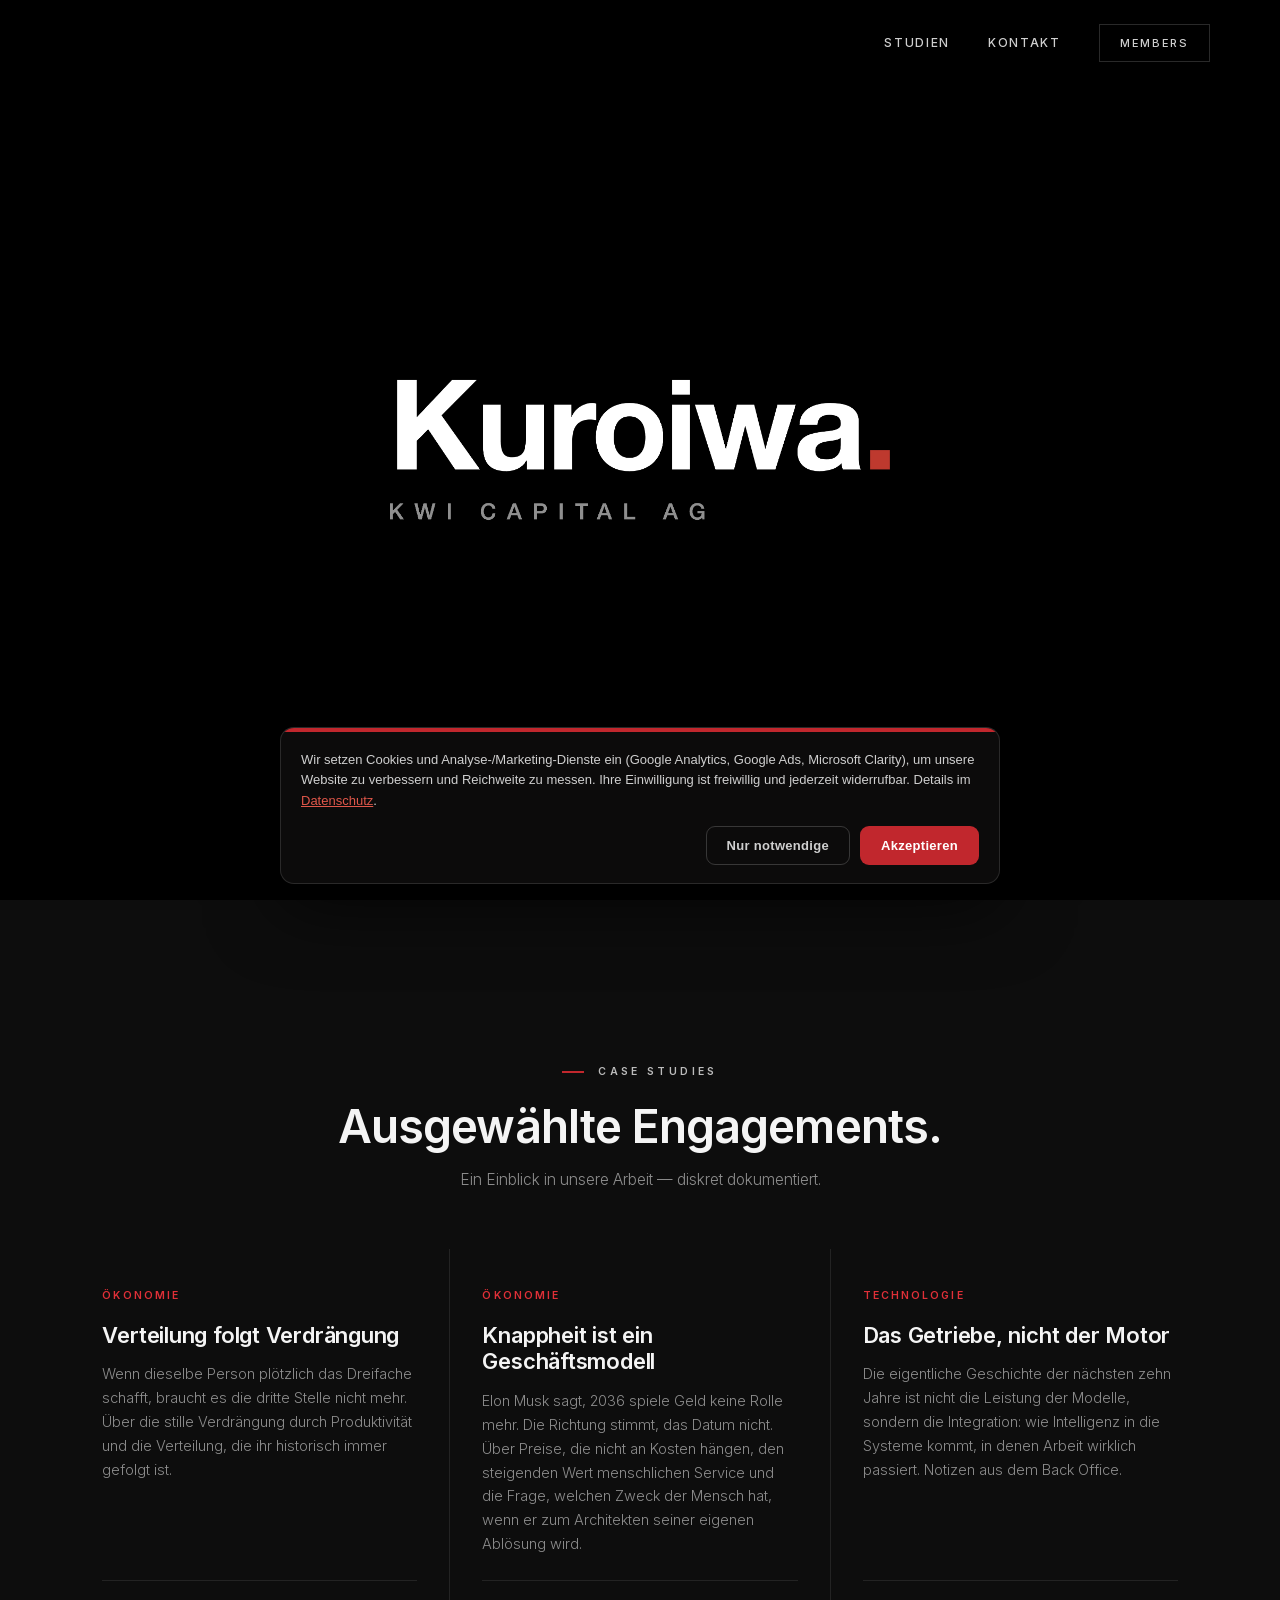
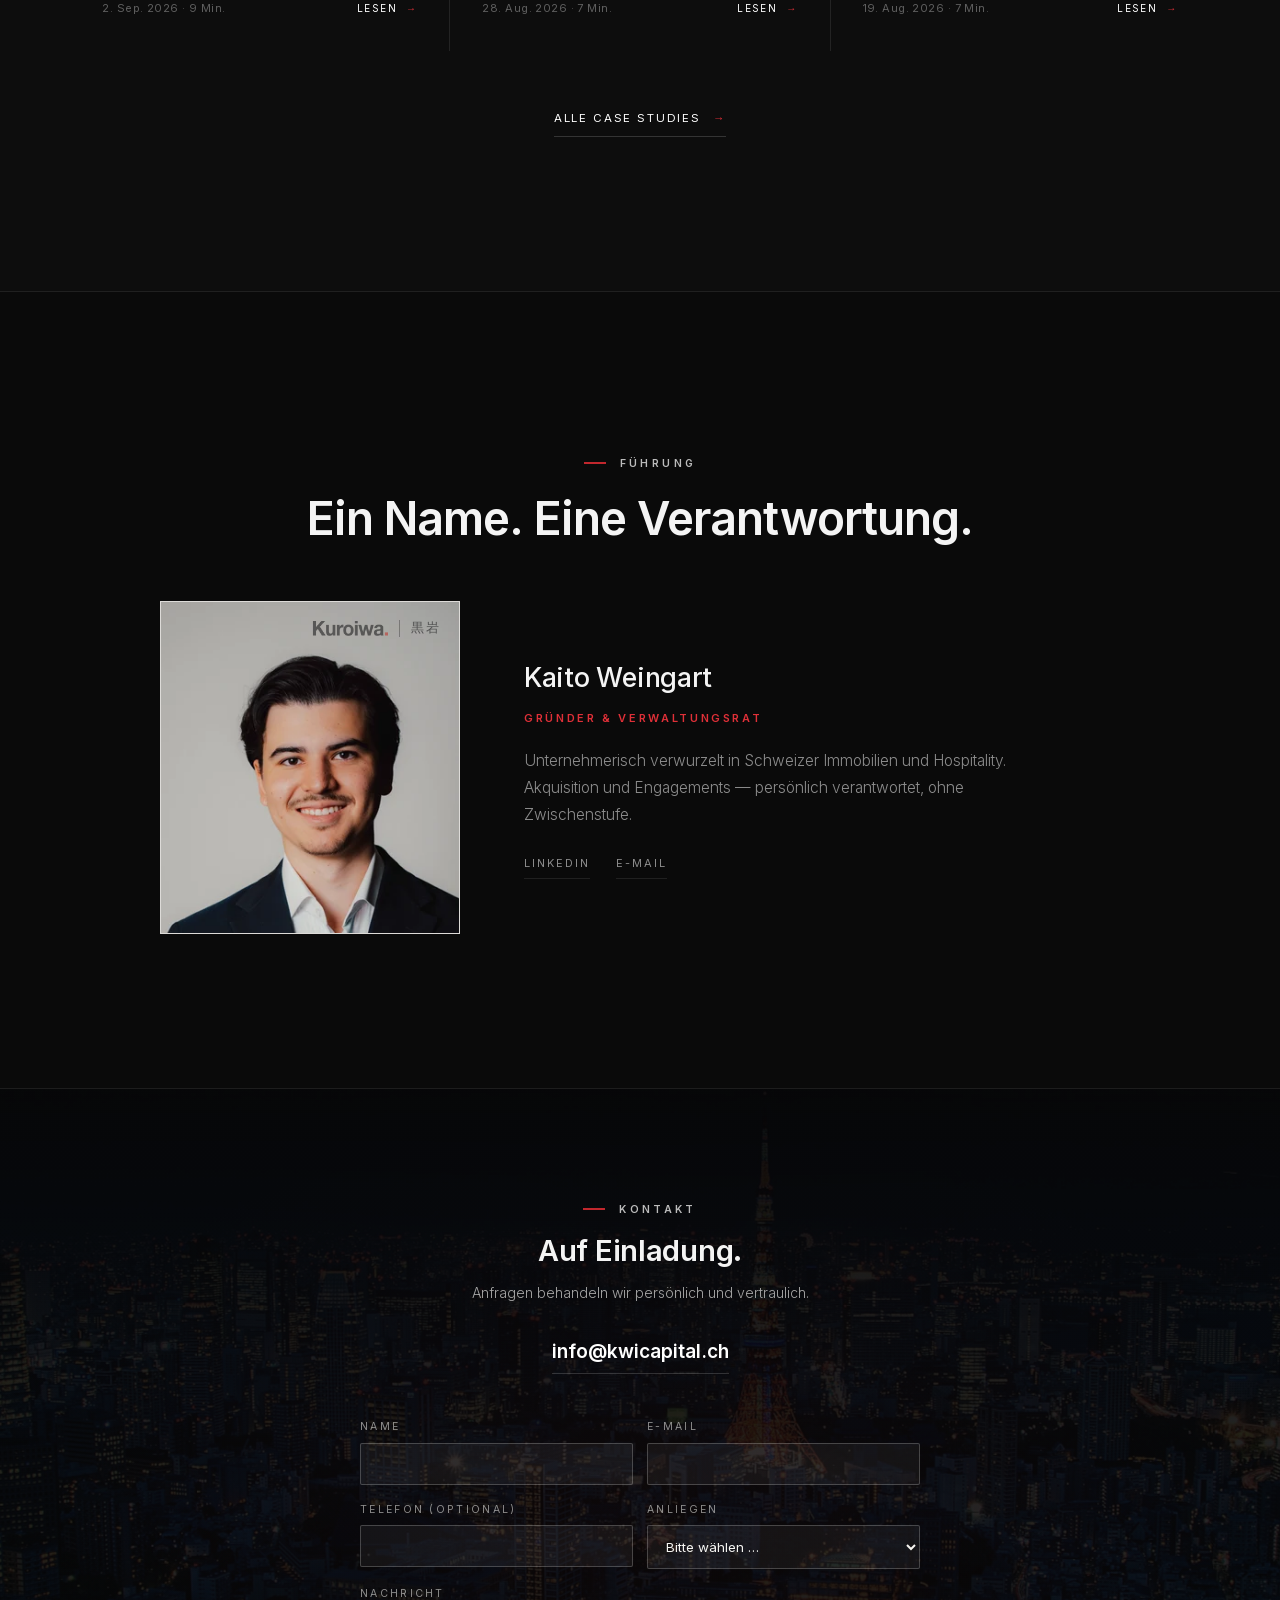
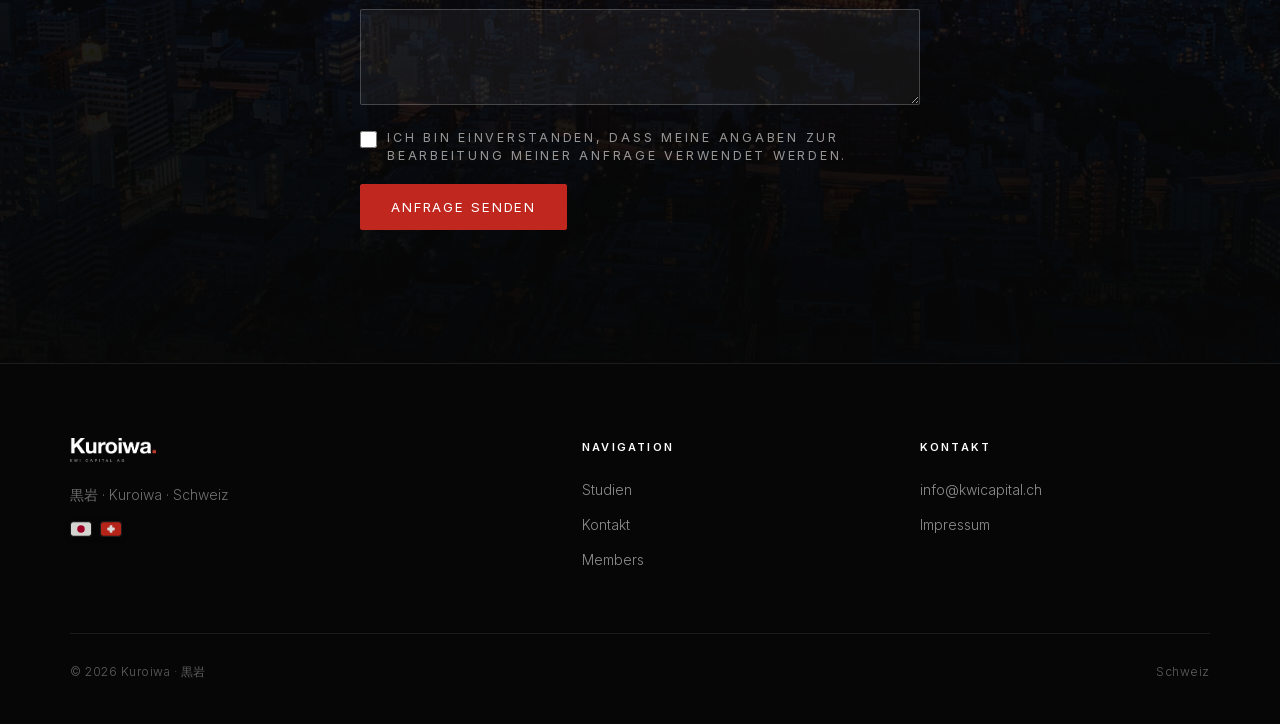
<file: index.html>
<!DOCTYPE html>
<html lang="de">
<head>
<!-- KWI-ANALYTICS: Google Consent Mode v2 (Default = verweigert bis Einwilligung) -->
<script>
window.dataLayer=window.dataLayer||[];function gtag(){dataLayer.push(arguments);}
gtag('consent','default',{ad_storage:'denied',ad_user_data:'denied',ad_personalization:'denied',analytics_storage:'denied',functionality_storage:'granted',security_storage:'granted',wait_for_update:500,region:['CH','GB','AT','BE','BG','HR','CY','CZ','DK','EE','FI','FR','DE','GR','HU','IE','IT','LV','LT','LU','MT','NL','PL','PT','RO','SK','SI','ES','SE','IS','LI','NO']});
gtag('consent','default',{ad_storage:'granted',ad_user_data:'granted',ad_personalization:'granted',analytics_storage:'granted',functionality_storage:'granted',security_storage:'granted'});
gtag('set','ads_data_redaction',true);gtag('set','url_passthrough',true);
</script>
<meta charset="utf-8">
<meta name="viewport" content="width=device-width,initial-scale=1">
<title>Kuroiwa — KWI Capital AG | Schweizerische Investment-Gesellschaft</title>
<meta name="description" content="Kuroiwa · KWI Capital AG, Freienbach SZ — eine unabhängige Schweizer Investment-Gesellschaft für Real Estate, Luxusgüter und Beteiligungen. Privates Kapital, mit Überzeugung investiert.">
<link rel="canonical" href="https://kwicapital.ch/">
<link rel="preload" as="image" href="assets/brand/hero.jpg?v=4" fetchpriority="high">
<meta name="theme-color" content="#0a0a0a">
<meta name="robots" content="index,follow">
<!-- Open Graph -->
<meta property="og:type" content="website">
<meta property="og:site_name" content="Kuroiwa · KWI Capital AG">
<meta property="og:locale" content="de_CH">
<meta property="og:title" content="Kuroiwa — KWI Capital AG | Schweizerische Investment-Gesellschaft">
<meta property="og:description" content="Eine unabhängige Schweizer Investment-Gesellschaft. Privates Kapital, mit Überzeugung investiert.">
<meta property="og:url" content="https://kwicapital.ch/">
<meta property="og:image" content="https://kwicapital.ch/assets/brand/og.png">
<meta property="og:image:width" content="1200">
<meta property="og:image:height" content="630">
<!-- Twitter -->
<meta name="twitter:card" content="summary_large_image">
<meta name="twitter:title" content="Kuroiwa — Schweizerische Investment-Gesellschaft">
<meta name="twitter:description" content="Eine unabhängige Schweizer Investment-Gesellschaft. Privates Kapital, mit Überzeugung investiert.">
<meta name="twitter:image" content="https://kwicapital.ch/assets/brand/og.png">
<!-- Structured data -->
<script type="application/ld+json">
{"@context":"https://schema.org","@type":"FinancialService","name":"KWI Capital AG","alternateName":["Kuroiwa","Kuroiwa · KWI Capital AG","Kuroiwa Real Estate","Kuroiwa Capital"],"url":"https://kwicapital.ch/","logo":"https://kwicapital.ch/assets/brand/kuroiwa-white.png","image":"https://kwicapital.ch/assets/brand/og.png","description":"Unabhängige Schweizer Investment-Gesellschaft für Real Estate, Luxusgüter und Beteiligungen. Privates Kapital, mit Überzeugung investiert.","knowsAbout":["Real Estate","Immobilien","Luxusgüter","Investments"],"founder":{"@type":"Person","name":"Kaito Weingart","sameAs":"https://www.linkedin.com/in/kaito-weingart-2890b820b"},"address":{"@type":"PostalAddress","streetAddress":"Schwerzistrasse 34","postalCode":"8807","addressLocality":"Freienbach","addressRegion":"Schwyz","addressCountry":"CH"},"areaServed":"CH","email":"info@kwicapital.ch","sameAs":["https://www.linkedin.com/company/kwicapital"]}
</script>
<link rel="stylesheet" href="assets/css/style.css">
<link rel="icon" href="/favicon.ico" sizes="any">
<link rel="icon" type="image/png" sizes="48x48" href="/assets/brand/favicon-48.png">
<link rel="icon" type="image/png" sizes="96x96" href="/assets/brand/favicon-96.png">
<link rel="icon" type="image/png" sizes="192x192" href="/assets/brand/favicon-192.png">
<link rel="apple-touch-icon" href="/assets/brand/apple-touch-icon.png">
<script src="https://js-de.sentry-cdn.com/5f4f6df38e203f23745c1d798cc544e8.min.js" crossorigin="anonymous"></script>
</head>
<body>

<!-- NAV -->
<nav class="nav">
  <a href="/"><img class="logo" src="assets/brand/kuroiwa-white.png" alt="Kuroiwa — KWI Capital AG"></a>
  <div class="nav-links">
    <a href="studien.html">Studien</a>
    <a href="#kontakt">Kontakt</a>
    <a href="admin.html" class="nav-cta">Members</a>
  </div>
  <div class="burger"><span></span><span></span><span></span></div>
</nav>

<!-- SLIDE 1 — INTRO (Logo auf Schwarz) -->
<header class="hero-intro" id="top">
  <img class="k-logo" src="assets/brand/kuroiwa-white.png" alt="Kuroiwa — KWI Capital AG">
  <div class="scrollcue"><span>Scrollen</span><span class="ln"></span></div>
</header>

<!-- CASE STUDIES -->
<section class="studies" id="cases">
  <div class="wrap">
    <div class="cases-head rv">
      <span class="eyebrow center">Case Studies</span>
      <h2>Ausgewählte Engagements.</h2>
      <p>Ein Einblick in unsere Arbeit — diskret dokumentiert.</p>
    </div>
    <div class="study-grid" id="studyGrid"></div>
    <div class="cases-more rv">
      <a href="studien.html" class="link-lux">Alle Case Studies <span class="arw">→</span></a>
    </div>
  </div>
</section>

<!-- FUEHRUNG -->
<section class="fuehrung" id="fuehrung">
  <div class="wrap">
    <div class="cases-head rv">
      <span class="eyebrow center">Führung</span>
      <h2>Ein Name. Eine Verantwortung.</h2>
    </div>
    <div class="lead-grid rv">
      <div class="lead-portrait">
        <picture>
          <source type="image/webp" srcset="assets/brand/kaito-324.webp 324w, assets/brand/kaito-648.webp 648w" sizes="(max-width: 720px) 280px, 300px">
          <img src="assets/brand/kaito-324.jpg" srcset="assets/brand/kaito-324.jpg 324w, assets/brand/kaito-648.jpg 648w" sizes="(max-width: 720px) 280px, 300px" width="324" height="360" loading="lazy" decoding="async" alt="Kaito Weingart, Gründer der KWI Capital AG">
        </picture>
        <span class="bild-marke" aria-hidden="true">
          <img src="assets/brand/kuroiwa-wort-ink.png" alt="" width="520" height="97">
          <span class="strich"></span><span class="kanji">黒岩</span>
        </span>
      </div>
      <div>
        <h3>Kaito Weingart</h3>
        <p class="role">Gründer &amp; Verwaltungsrat</p>
        <p class="bio">Unternehmerisch verwurzelt in Schweizer Immobilien und Hospitality. Akquisition und Engagements — persönlich verantwortet, ohne Zwischenstufe.</p>
        <div class="lead-links">
          <a href="https://www.linkedin.com/in/kaito-weingart-2890b820b" rel="noopener">LinkedIn</a>
          <a href="mailto:info@kwicapital.ch">E-Mail</a>
        </div>
      </div>
    </div>
  </div>
</section>

<!-- CTA -->
<section class="cta" id="kontakt">
  <img class="bg" src="assets/brand/hero.jpg?v=4" alt="" aria-hidden="true" loading="lazy" decoding="async">
  <div class="wrap">
    <span class="eyebrow center rv">Kontakt</span>
    <h2 class="rv">Auf Einladung.</h2>
    <p class="rv">Anfragen behandeln wir persönlich und vertraulich.</p>
    <a href="mailto:info@kwicapital.ch" class="mail rv">info@kwicapital.ch</a>

    <style>
      .kwi-lead { max-width: 560px; margin: 44px auto 0; text-align: left; }
      .kwi-lead label { display:block; font-size:10.5px; letter-spacing:.22em; text-transform:uppercase; color:rgba(246,245,242,.55); margin:0 0 7px; }
      .kwi-lead input, .kwi-lead select, .kwi-lead textarea { width:100%; background:rgba(246,245,242,.05); border:1px solid rgba(246,245,242,.22); color:#f6f5f2; font:15px/1.5 inherit; font-family:inherit; padding:12px 14px; border-radius:2px; outline:none; transition:border-color .2s; margin-bottom:16px; box-sizing:border-box; }
      .kwi-lead input:focus, .kwi-lead select:focus, .kwi-lead textarea:focus { border-color:#c0271f; }
      .kwi-lead select option { background:#141416; color:#f6f5f2; }
      .kwi-lead textarea { resize:vertical; min-height:96px; }
      .kwi-lead .zwei { display:grid; grid-template-columns:1fr 1fr; gap:14px; }
      @media (max-width:560px){ .kwi-lead .zwei { grid-template-columns:1fr; } }
      .kwi-lead .ok { display:flex; gap:10px; align-items:flex-start; font-size:12.5px; color:rgba(246,245,242,.6); line-height:1.5; margin-bottom:18px; }
      .kwi-lead .ok input { width:17px; height:17px; flex-shrink:0; accent-color:#c0271f; margin:2px 0 0; }
      .kwi-lead button { cursor:pointer; background:#c0271f; color:#fff; border:1px solid #c0271f; padding:14px 30px; font:600 13px/1 inherit; font-family:inherit; letter-spacing:.14em; text-transform:uppercase; border-radius:2px; transition:background .2s; }
      .kwi-lead button:hover { background:#a01f18; }
      .kwi-lead .status { font-size:14px; min-height:20px; margin:10px 0 0; }
      .kwi-lead .status.err { color:#ff8178; }
      .kwi-dank { display:none; max-width:480px; margin:52px auto 0; text-align:center; padding:44px 36px; border:1px solid rgba(246,245,242,.14); background:rgba(246,245,242,.03); }
      .kwi-dank.zeig { display:block; }
      .kwi-dank .kd-check { width:46px; height:46px; margin:0 auto 20px; border:1.5px solid #c0271f; border-radius:50%; color:#c0271f; font-size:20px; line-height:46px; }
      .kwi-dank h3 { margin:0 0 10px; font-size:24px; letter-spacing:.01em; color:#f6f5f2; }
      .kwi-dank p { margin:0; font-size:15px; color:rgba(246,245,242,.7); line-height:1.6; }
      .kwi-dank .kd-sub { margin-top:16px; padding-top:16px; border-top:1px solid rgba(246,245,242,.1); font-size:12.5px; color:rgba(246,245,242,.45); letter-spacing:.04em; }
      .kwi-hp { position:absolute; left:-9999px; }
    </style>
    <form class="kwi-lead rv" id="kwiLead" novalidate>
      <input type="text" name="_gotcha" class="kwi-hp" tabindex="-1" autocomplete="off" aria-hidden="true">
      <div class="zwei">
        <div><label for="kl-name">Name</label><input id="kl-name" name="name" type="text" autocomplete="name" required></div>
        <div><label for="kl-mail">E-Mail</label><input id="kl-mail" name="email" type="email" autocomplete="email" required></div>
      </div>
      <div class="zwei">
        <div><label for="kl-tel">Telefon (optional)</label><input id="kl-tel" name="telefon" type="tel" autocomplete="tel"></div>
        <div><label for="kl-anliegen">Anliegen</label><select id="kl-anliegen" name="anliegen" required>
          <option value="">Bitte wählen …</option><option>Beteiligung</option><option>Immobilien</option><option>Finanzierung</option><option>Anderes</option>
        </select></div>
      </div>
      <label for="kl-msg">Nachricht</label><textarea id="kl-msg" name="nachricht" required></textarea>
      <label class="ok"><input type="checkbox" name="einwilligung" required value="ja"><span>Ich bin einverstanden, dass meine Angaben zur Bearbeitung meiner Anfrage verwendet werden.</span></label>
      <button type="submit">Anfrage senden</button>
      <p class="status" id="kwiStatus" role="status" aria-live="polite"></p>
    </form>
    <div class="kwi-dank" id="kwiDank">
      <div class="kd-check">&#10003;</div>
      <h3>Danke für Ihre Anfrage.</h3>
      <p>Wir melden uns zeitnah bei Ihnen.</p>
      <p class="kd-sub">Eine Bestätigung wurde an Ihre E-Mail-Adresse gesendet.</p>
    </div>
    <script>
    (function(){
      var EP = 'https://script.google.com/macros/s/AKfycbymkMpIEbcoW9rb1I5Gh41MIJLAxWE8_gxH4I-no3Gv1EeRDpSPRKZDP80ACnvisbRn/exec';
      var f = document.getElementById('kwiLead'), st = document.getElementById('kwiStatus');
      function fertig(){ f.style.display='none'; document.getElementById('kwiDank').classList.add('zeig'); if (window.dataLayer) window.dataLayer.push({ event:'generate_lead', method:'kontaktformular' }); }
      f.addEventListener('submit', async function(e){
        e.preventDefault();
        if (!f.checkValidity()) { f.reportValidity(); return; }
        st.className = 'status'; st.textContent = 'Wird gesendet …';
        var daten = new URLSearchParams(new FormData(f));
        try {
          var res = await fetch(EP, { method:'POST', body:daten });
          var a = await res.json().catch(function(){ return {}; });
          if (res.ok && a.ok !== false) fertig();
          else { st.className='status err'; st.textContent='Senden fehlgeschlagen — bitte direkt an info@kwicapital.ch.'; }
        } catch(err){
          try { await fetch(EP, { method:'POST', body:daten, mode:'no-cors' }); fertig(); }
          catch(e2){ st.className='status err'; st.textContent='Netzwerkfehler — bitte direkt an info@kwicapital.ch.'; }
        }
      });
    })();
    </script>
  </div>
</section>

<!-- FOOTER -->
<footer class="footer">
  <div class="wrap">
    <div class="top">
      <div>
        <img class="logo" src="assets/brand/kuroiwa-white.png" alt="Kuroiwa">
        <p class="desc">黒岩 · Kuroiwa · Schweiz</p>
        <div class="flags" style="margin-top:14px" title="Japan × Schweiz">
          <span class="fl"><svg width="20" height="14" viewBox="0 0 30 20"><rect width="30" height="20" rx="3" fill="#FAF9F6"/><circle cx="15" cy="10" r="5.6" fill="#BC002D"/></svg></span>
          <span class="fl"><svg width="20" height="14" viewBox="0 0 30 20"><rect width="30" height="20" rx="3" fill="#D52B1E"/><rect x="12.9" y="4.5" width="4.2" height="11" rx="1" fill="#fff"/><rect x="9.5" y="7.9" width="11" height="4.2" rx="1" fill="#fff"/></svg></span>
        </div>
      </div>
      <div>
        <h5>Navigation</h5>
        <a href="studien.html">Studien</a>
        <a href="#kontakt">Kontakt</a>
        <a href="admin.html">Members</a>
      </div>
      <div>
        <h5>Kontakt</h5>
        <a href="mailto:info@kwicapital.ch">info@kwicapital.ch</a>
        <a href="impressum.html">Impressum</a>
      </div>
    </div>
    <div class="bottom">
      <span>© 2026 Kuroiwa · 黒岩</span>
      <span>Schweiz</span>
    </div>
  </div>
</footer>

<script src="assets/js/site.js"></script>
<script>
  renderStudies('#studyGrid', null, 3);
  window.addEventListener('load', ()=> setTimeout(()=> document.getElementById('pre')?.classList.add('done'), 600));
  setTimeout(()=> document.getElementById('pre')?.classList.add('done'), 2400);
</script>
<!-- KWI-ANALYTICS -->
<noscript><iframe src="https://www.googletagmanager.com/ns.html?id=GTM-KFHC6SKX" height="0" width="0" style="display:none;visibility:hidden" title="gtm"></iframe></noscript>
<script src="/assets/js/kwi-analytics.js" defer></script>
</body>
</html>
</file>
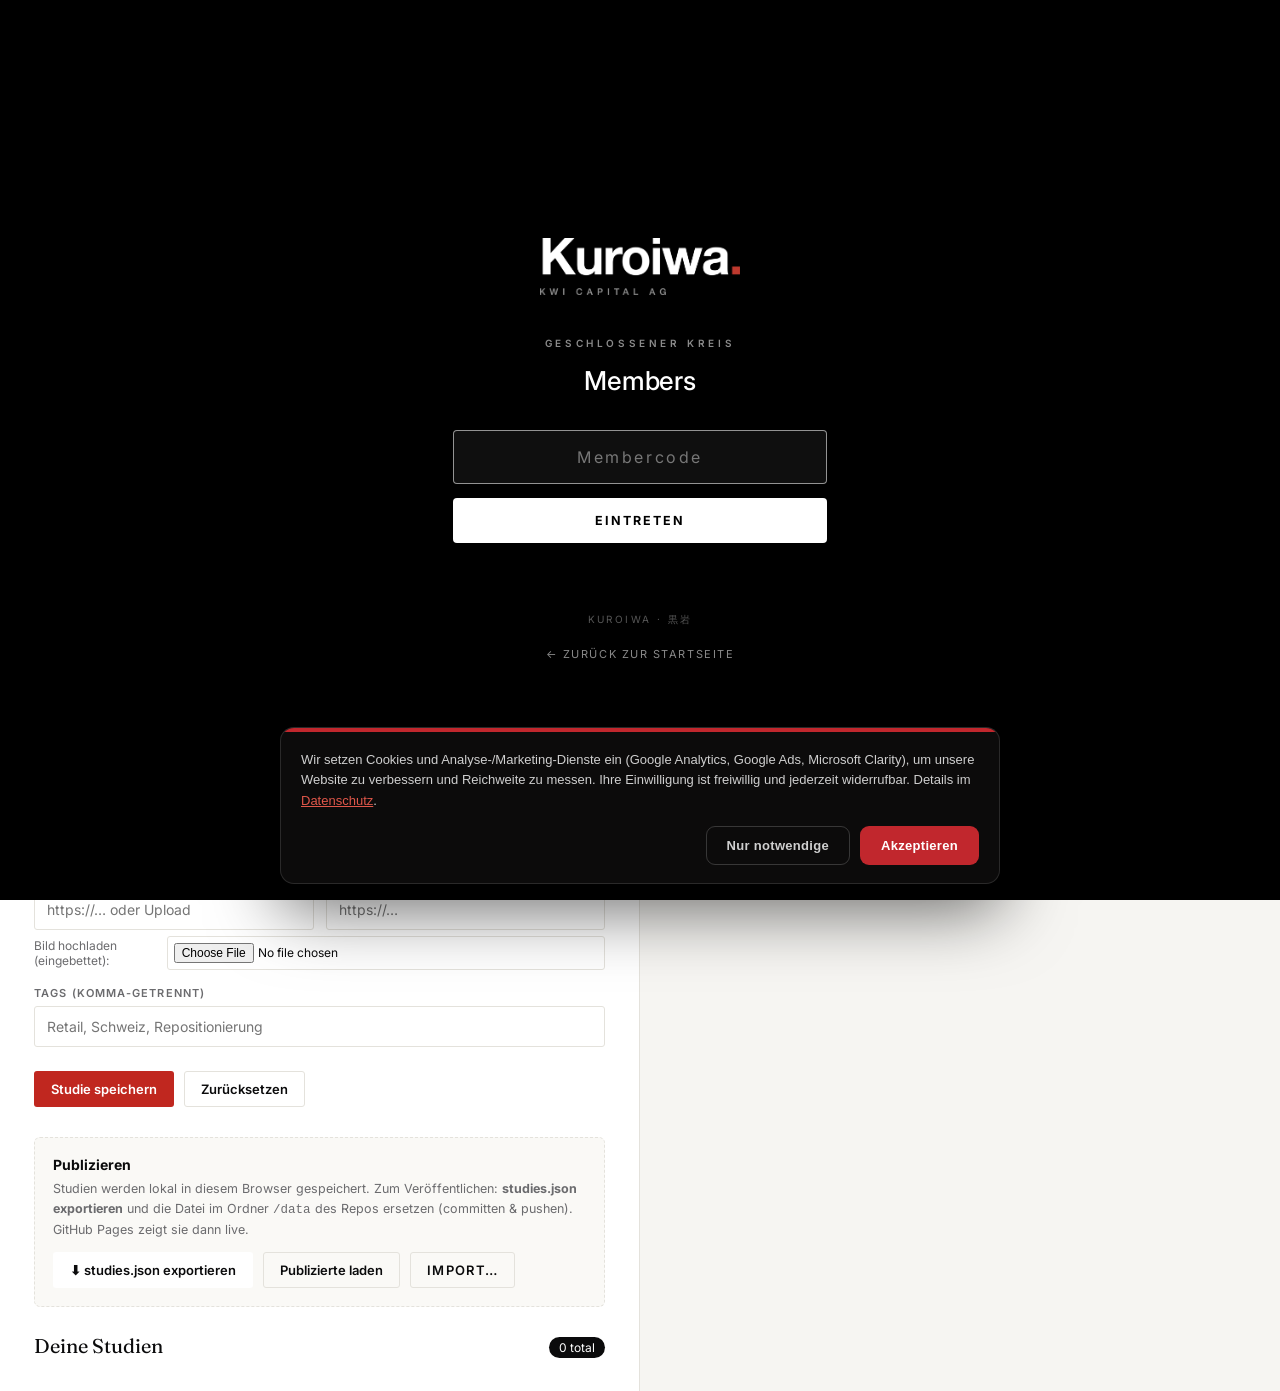
<file: admin.html>
<!DOCTYPE html>
<html lang="de">
<head>
<!-- KWI-ANALYTICS: Google Consent Mode v2 (Default = verweigert bis Einwilligung) -->
<script>
window.dataLayer=window.dataLayer||[];function gtag(){dataLayer.push(arguments);}
gtag('consent','default',{ad_storage:'denied',ad_user_data:'denied',ad_personalization:'denied',analytics_storage:'denied',functionality_storage:'granted',security_storage:'granted',wait_for_update:500,region:['CH','GB','AT','BE','BG','HR','CY','CZ','DK','EE','FI','FR','DE','GR','HU','IE','IT','LV','LT','LU','MT','NL','PL','PT','RO','SK','SI','ES','SE','IS','LI','NO']});
gtag('consent','default',{ad_storage:'granted',ad_user_data:'granted',ad_personalization:'granted',analytics_storage:'granted',functionality_storage:'granted',security_storage:'granted'});
gtag('set','ads_data_redaction',true);gtag('set','url_passthrough',true);
</script>
<meta charset="utf-8">
<meta name="viewport" content="width=device-width,initial-scale=1">
<title>Kuroiwa Members — KWI Capital</title>
<meta name="robots" content="noindex,nofollow">
<meta name="theme-color" content="#0a0a0a">
<link rel="preconnect" href="https://fonts.googleapis.com">
<link rel="stylesheet" href="https://fonts.googleapis.com/css2?family=Inter:wght@400;500;600;700;800&family=Fraunces:opsz,wght@9..144,300;9..144,400&display=swap">
<link rel="icon" href="/favicon.ico" sizes="any">
<link rel="icon" type="image/png" sizes="48x48" href="/assets/brand/favicon-48.png">
<link rel="icon" type="image/png" sizes="96x96" href="/assets/brand/favicon-96.png">
<link rel="icon" type="image/png" sizes="192x192" href="/assets/brand/favicon-192.png">
<link rel="apple-touch-icon" href="/assets/brand/apple-touch-icon.png">
<style>
:root{--ink:#0b0b0c;--paper:#f6f5f2;--red:#c0271f;--grey:#6b6b6e;--line:#e4e2dc;--white:#fff}
*{box-sizing:border-box;margin:0;padding:0}
body{font-family:'Inter',sans-serif;background:var(--paper);color:var(--ink)}
/* ===== Member-Gate (luxuriöser Zugang) ===== */
#gate{position:fixed;inset:0;z-index:1000;background:#000;display:flex;align-items:center;justify-content:center;color:#fff;transition:opacity .6s ease,visibility .6s}
#gate.out{opacity:0;visibility:hidden}
.gate-inner{position:relative;text-align:center;max-width:430px;width:100%;padding:28px}
.gate-logo{width:200px;max-width:60vw;margin:0 auto 42px;display:block}
.gate-eyebrow{font-size:10px;letter-spacing:.36em;text-transform:uppercase;color:#8a8a8a;margin-bottom:16px;font-weight:600}
.gate-h{font-weight:500;font-size:26px;letter-spacing:-.01em;margin-bottom:34px;color:#fff}
#gateForm{display:flex;flex-direction:column;gap:14px}
#gateCode{width:100%;background:rgba(255,255,255,.04);border:1px solid rgba(255,255,255,.16);border-radius:4px;padding:16px 18px;color:#fff;font-size:16px;letter-spacing:.28em;text-align:center;font-family:inherit}
#gateCode::placeholder{color:#777;letter-spacing:.16em}
#gateCode:focus{outline:none;border-color:rgba(255,255,255,.55);background:rgba(255,255,255,.06)}
#gateForm button{background:#fff;color:#000;border:none;border-radius:4px;padding:15px;font-size:12.5px;letter-spacing:.16em;text-transform:uppercase;font-weight:700;cursor:pointer;transition:.3s;font-family:inherit}
#gateForm button:hover{background:#dcdcdc}
.gate-err{color:#bdbdbd;font-size:12.5px;margin-top:14px;min-height:16px;opacity:0;transition:.25s}
.gate-err.show{opacity:1}
#gate.shake .gate-inner{animation:shk .4s}
@keyframes shk{0%,100%{transform:translateX(0)}20%,60%{transform:translateX(-8px)}40%,80%{transform:translateX(8px)}}
.gate-foot{margin-top:40px;font-size:10px;color:#555;letter-spacing:.24em;text-transform:uppercase}
.gate-back{display:inline-block;margin-top:20px;color:#888;font-size:11px;letter-spacing:.14em;text-transform:uppercase;transition:.3s}
.gate-back:hover{color:#fff}
a{color:inherit;text-decoration:none}
.muted{color:var(--grey)}
/* header */
.top{position:sticky;top:0;z-index:20;background:rgba(11,11,12,.94);backdrop-filter:blur(12px);color:#fff;display:flex;align-items:center;justify-content:space-between;padding:14px 26px}
.top .brand{display:flex;align-items:center;gap:14px}
.wm{font-weight:800;letter-spacing:-.02em;font-size:20px}.wm .dot{color:var(--red)}
.top .kanji{font-family:'Fraunces',serif;color:var(--red);font-size:20px}
.top .st{font-size:12px;color:#bdbcb9;letter-spacing:.16em;text-transform:uppercase}
.top .actions{display:flex;gap:10px;align-items:center}
.btn{font-family:inherit;font-size:13px;font-weight:600;padding:9px 16px;border-radius:3px;border:1px solid transparent;cursor:pointer;transition:.25s;background:var(--red);color:#fff}
.btn:hover{background:#9c1f18}
.btn.ghost{background:transparent;border-color:rgba(255,255,255,.3);color:#fff}
.btn.ghost:hover{background:#fff;color:var(--ink)}
.btn.dark{background:#fff;color:var(--ink)}
.btn.sm{padding:6px 12px;font-size:12px}
/* layout */
.grid{display:grid;grid-template-columns:1fr 1fr;gap:0;min-height:calc(100vh - 58px)}
.pane{padding:30px 34px}
.editor{border-right:1px solid var(--line);background:var(--white)}
.preview{background:var(--paper);position:sticky;top:58px;height:calc(100vh - 58px);overflow:auto}
h2.sec{font-family:'Fraunces',serif;font-weight:400;font-size:26px;margin-bottom:4px}
.hint{font-size:12.5px;color:var(--grey);margin-bottom:22px}
label{display:block;font-size:11px;letter-spacing:.1em;text-transform:uppercase;color:var(--grey);margin:16px 0 6px;font-weight:600}
input,select,textarea{width:100%;font-family:inherit;font-size:14px;padding:11px 12px;border:1px solid var(--line);border-radius:3px;background:#fff;color:var(--ink)}
input:focus,select:focus,textarea:focus{outline:none;border-color:var(--ink)}
textarea{resize:vertical;line-height:1.6}
.two{display:grid;grid-template-columns:1fr 1fr;gap:12px}
.three{display:grid;grid-template-columns:1fr 1fr 1fr;gap:12px}
.toolbar{display:flex;flex-wrap:wrap;gap:6px;margin:6px 0}
.toolbar button{font-family:inherit;font-size:12px;padding:6px 10px;border:1px solid var(--line);background:#fff;border-radius:3px;cursor:pointer;color:#333}
.toolbar button:hover{border-color:var(--ink)}
.filerow{display:flex;gap:10px;align-items:center;margin-top:6px}
.filerow input[type=file]{font-size:12px;padding:6px}
.savebar{display:flex;gap:10px;margin-top:24px;flex-wrap:wrap;align-items:center}
.publish{margin-top:30px;padding:18px;border:1px dashed var(--line);border-radius:6px;background:#faf9f6}
.publish h3{font-size:14px;margin-bottom:6px}
.publish p{font-size:12.5px;color:var(--grey);margin-bottom:12px;line-height:1.6}
/* list */
.list{margin-top:26px}
.row{display:flex;justify-content:space-between;align-items:center;gap:12px;padding:14px 0;border-bottom:1px solid var(--line)}
.rt{font-weight:600;font-size:14.5px}.rm{font-size:12px;color:var(--grey);margin-top:2px}
.ract{display:flex;gap:8px;align-items:center}
.ract button,.ract a{font-size:12px;padding:6px 11px;border:1px solid var(--line);border-radius:3px;background:#fff;cursor:pointer;color:#333;font-family:inherit}
.ract button:hover,.ract a:hover{border-color:var(--ink)}
.ract .danger{color:var(--red);border-color:#f0cfcc}
.ract .danger:hover{background:var(--red);color:#fff;border-color:var(--red)}
.listhead{display:flex;justify-content:space-between;align-items:center}
.badge{background:var(--ink);color:#fff;font-size:12px;border-radius:100px;padding:3px 10px}
/* preview render */
#pv{max-width:640px}
#pv .pv-cat{color:var(--red);font-size:11px;letter-spacing:.16em;text-transform:uppercase;font-weight:600}
#pv h1{font-family:'Fraunces',serif;font-weight:300;font-size:38px;line-height:1.05;letter-spacing:-.02em;margin:12px 0 14px}
#pv .pv-meta{color:var(--grey);font-size:13px;border-bottom:1px solid var(--line);padding-bottom:16px;margin-bottom:22px}
#pv .pv-sum{font-size:17px;color:#333;margin-bottom:20px;font-weight:500}
#pv .pv-body{font-size:16px;line-height:1.75;color:#232427}
#pv .pv-body h2{font-family:'Fraunces',serif;font-weight:400;font-size:24px;margin:26px 0 10px}
#pv .pv-body h3{font-size:18px;margin:20px 0 8px}
#pv .pv-body p{margin-bottom:16px}
#pv .pv-body ul,#pv .pv-body ol{margin:0 0 16px 20px}
#pv .pv-body blockquote{border-left:3px solid var(--red);padding-left:16px;margin:20px 0;font-family:'Fraunces',serif;font-size:20px}
#pv .pv-body a{color:var(--red)}
.pvlabel{font-size:11px;letter-spacing:.14em;text-transform:uppercase;color:var(--grey);margin-bottom:18px}
/* toast */
#toast{position:fixed;bottom:22px;left:50%;transform:translateX(-50%) translateY(20px);background:var(--ink);color:#fff;padding:12px 22px;border-radius:4px;font-size:13px;opacity:0;pointer-events:none;transition:.3s;z-index:50}
#toast.on{opacity:1;transform:translateX(-50%) translateY(0)}
@media(max-width:960px){.grid{grid-template-columns:1fr}.preview{position:static;height:auto}.editor{border-right:0;border-bottom:1px solid var(--line)}}
</style>
<script src="https://js-de.sentry-cdn.com/5f4f6df38e203f23745c1d798cc544e8.min.js" crossorigin="anonymous"></script>
</head>
<body>

<!-- ===== MEMBER-GATE ===== -->
<div id="gate">
  <div class="gate-inner">
    <img class="gate-logo" src="assets/brand/kuroiwa-white.png" alt="Kuroiwa">
    <div class="gate-eyebrow">Geschlossener Kreis</div>
    <div class="gate-h">Members</div>
    <form id="gateForm" autocomplete="off">
      <input id="gateCode" type="password" placeholder="Membercode" inputmode="text" autocomplete="off" spellcheck="false">
      <button type="submit">Eintreten</button>
    </form>
    <p class="gate-err" id="gateErr">Ungültiger Code.</p>
    <div class="gate-foot">Kuroiwa · 黒岩</div>
    <a class="gate-back" href="/">← Zurück zur Startseite</a>
  </div>
</div>

<div class="top">
  <div class="brand">
    <span class="wm">KW<span class="dot">I</span></span>
    <span class="kanji">黒岩</span>
    <span class="st">Members — Publizieren</span>
  </div>
  <div class="actions">
    <a href="/" class="btn ghost sm">← Website</a>
    <button class="btn ghost sm" onclick="clearForm()">+ Neu</button>
    <button class="btn dark sm" onclick="save()">Speichern</button>
  </div>
</div>

<div class="grid">
  <!-- ============ EDITOR ============ -->
  <div class="pane editor">
    <h2 class="sec">Studie erstellen</h2>
    <p class="hint" id="editState">Neue Studie</p>

    <label>Titel</label>
    <input id="f_title" placeholder="z. B. Wiederbelebung der Erdgeschossflächen 2026">

    <div class="two">
      <div><label>Kategorie</label>
        <input id="f_cat" list="cats" placeholder="Immobilien">
        <datalist id="cats"><option>Immobilien</option><option>Beteiligungen</option><option>Markt</option><option>Makro</option><option>Strategie</option></datalist>
      </div>
      <div><label>Datum</label><input id="f_date" type="date"></div>
    </div>

    <div class="three">
      <div><label>Autor</label><input id="f_author" placeholder="Kuroiwa Research"></div>
      <div><label>Lesezeit</label><input id="f_read" placeholder="auto (z. B. 6 Min.)"></div>
      <div><label>ID / Slug</label><input id="f_id" placeholder="auto aus Titel"></div>
    </div>

    <label>Zusammenfassung (Teaser)</label>
    <textarea id="f_summary" rows="2" placeholder="1–2 Sätze für die Übersichtskarte."></textarea>

    <label>Inhalt (HTML)</label>
    <div class="toolbar">
      <button onclick="wrap('h2')">H2</button>
      <button onclick="wrap('h3')">H3</button>
      <button onclick="wrap('p')">¶ Absatz</button>
      <button onclick="wrap('b')">Fett</button>
      <button onclick="wrap('ul')">Liste</button>
      <button onclick="wrap('blockquote')">Zitat</button>
      <button onclick="wrap('link')">Link</button>
      <button onclick="wrap('img')">Bild</button>
    </div>
    <textarea id="f_body" rows="12" placeholder="<p>Text …</p>  ·  Markiere Text und klicke oben zum Formatieren."></textarea>

    <div class="two">
      <div><label>Titelbild (URL)</label><input id="f_cover" placeholder="https://… oder Upload"></div>
      <div><label>PDF-Link (optional)</label><input id="f_pdf" placeholder="https://…"></div>
    </div>
    <div class="filerow">
      <span class="muted" style="font-size:12px">Bild hochladen (eingebettet):</span>
      <input type="file" accept="image/*" onchange="coverUpload(this)">
    </div>

    <label>Tags (Komma-getrennt)</label>
    <input id="f_tags" placeholder="Retail, Schweiz, Repositionierung">

    <div class="savebar">
      <button class="btn" onclick="save()">Studie speichern</button>
      <button class="btn ghost" style="border-color:var(--line);color:var(--ink)" onclick="clearForm()">Zurücksetzen</button>
    </div>

    <!-- PUBLISH -->
    <div class="publish">
      <h3>Publizieren</h3>
      <p>Studien werden lokal in diesem Browser gespeichert. Zum Veröffentlichen: <b>studies.json exportieren</b> und die Datei im Ordner <code>/data</code> des Repos ersetzen (committen &amp; pushen). GitHub&nbsp;Pages zeigt sie dann live.</p>
      <div class="savebar" style="margin-top:0">
        <button class="btn dark" onclick="exportJSON()">⬇ studies.json exportieren</button>
        <button class="btn ghost" style="border-color:var(--line);color:var(--ink)" onclick="importPublished()">Publizierte laden</button>
        <label class="btn ghost" style="border-color:var(--line);color:var(--ink);cursor:pointer;margin:0">Import…<input type="file" accept="application/json" hidden onchange="importFile(this)"></label>
      </div>
    </div>

    <!-- LIST -->
    <div class="list">
      <div class="listhead"><h2 class="sec" style="font-size:20px">Deine Studien</h2><span class="badge"><span id="count">0</span> total</span></div>
      <div id="list"></div>
    </div>
  </div>

  <!-- ============ PREVIEW ============ -->
  <div class="pane preview">
    <div class="pvlabel">Live-Vorschau</div>
    <div id="pv"></div>
  </div>
</div>

<div id="toast"></div>
<script src="assets/js/admin.js?v=2"></script>
<!-- KWI-ANALYTICS -->
<noscript><iframe src="https://www.googletagmanager.com/ns.html?id=GTM-KFHC6SKX" height="0" width="0" style="display:none;visibility:hidden" title="gtm"></iframe></noscript>
<script src="/assets/js/kwi-analytics.js" defer></script>
</body>
</html>
</file>
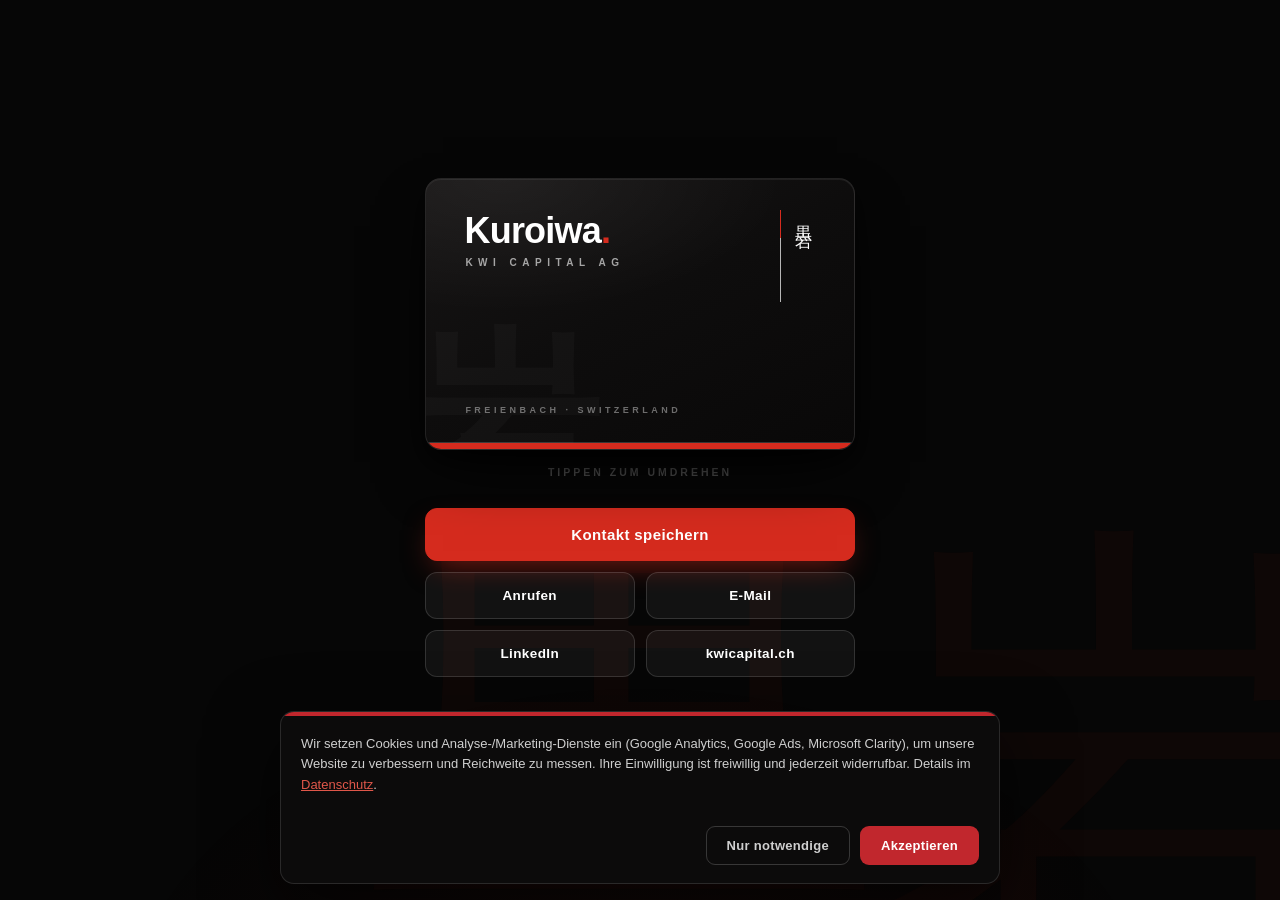
<file: card.html>
<!DOCTYPE html>
<html lang="de">
<head>
<!-- KWI-ANALYTICS: Google Consent Mode v2 (Default = verweigert bis Einwilligung) -->
<script>
window.dataLayer=window.dataLayer||[];function gtag(){dataLayer.push(arguments);}
gtag('consent','default',{ad_storage:'denied',ad_user_data:'denied',ad_personalization:'denied',analytics_storage:'denied',functionality_storage:'granted',security_storage:'granted',wait_for_update:500,region:['CH','GB','AT','BE','BG','HR','CY','CZ','DK','EE','FI','FR','DE','GR','HU','IE','IT','LV','LT','LU','MT','NL','PL','PT','RO','SK','SI','ES','SE','IS','LI','NO']});
gtag('consent','default',{ad_storage:'granted',ad_user_data:'granted',ad_personalization:'granted',analytics_storage:'granted',functionality_storage:'granted',security_storage:'granted'});
gtag('set','ads_data_redaction',true);gtag('set','url_passthrough',true);
</script>
<link rel="icon" href="/favicon.ico" sizes="any">
<link rel="icon" type="image/png" sizes="48x48" href="/assets/brand/favicon-48.png">
<link rel="icon" type="image/png" sizes="96x96" href="/assets/brand/favicon-96.png">
<link rel="icon" type="image/png" sizes="192x192" href="/assets/brand/favicon-192.png">
<link rel="apple-touch-icon" href="/assets/brand/apple-touch-icon.png">
<meta charset="utf-8">
<meta name="viewport" content="width=device-width,initial-scale=1">
<title>Kaito Weingart — Kuroiwa · KWI Capital AG</title>
<meta name="description" content="Digitale Visitenkarte — Kaito Weingart, Founder KWI Capital AG, Freienbach SZ.">
<meta name="robots" content="noindex,follow">
<meta name="theme-color" content="#060606">
<link rel="apple-touch-icon" href="assets/brand/card-icon-180.png">
<meta name="apple-mobile-web-app-capable" content="yes">
<meta name="apple-mobile-web-app-status-bar-style" content="black-translucent">
<meta name="apple-mobile-web-app-title" content="Kuroiwa Card">
<meta property="og:title" content="Kaito Weingart — Kuroiwa · KWI Capital AG">
<meta property="og:description" content="Founder · KWI Capital AG · Freienbach SZ">
<style>
  *{margin:0;padding:0;box-sizing:border-box;-webkit-tap-highlight-color:transparent}
  :root{--red:#D52B1E;--ink:#0b0a0a}
  html,body{height:100%}
  body{min-height:100svh;background:#060606;font-family:'Helvetica Neue',Arial,sans-serif;color:#fff;
    display:flex;align-items:center;justify-content:center;padding:34px 18px;overflow-x:hidden;position:relative}
  body::before{content:'黒岩';position:fixed;right:-6vw;bottom:-16vh;font-size:58vh;line-height:1;
    font-family:'Hiragino Mincho ProN','Yu Mincho',serif;color:rgba(213,43,30,.045);pointer-events:none;letter-spacing:-2vw}
  body::after{content:'';position:fixed;inset:0;pointer-events:none;
    background:radial-gradient(900px 640px at 50% 118%,rgba(213,43,30,.07),transparent 60%)}
  .wrap{width:100%;max-width:430px;position:relative;z-index:2}

  /* ===== CARD ===== */
  .scene{perspective:1400px}
  .card{position:relative;width:100%;aspect-ratio:1.586;transform-style:preserve-3d;
    transition:transform .8s cubic-bezier(.2,.85,.25,1);cursor:pointer}
  .card.flipped{transform:rotateY(180deg)}
  .face{position:absolute;inset:0;border-radius:16px;backface-visibility:hidden;-webkit-backface-visibility:hidden;
    overflow:hidden;background:linear-gradient(152deg,#171515 0%,#0e0d0d 48%,#090808 100%);
    border:1px solid rgba(255,255,255,.10);
    box-shadow:0 30px 60px -18px rgba(0,0,0,.85),0 10px 24px rgba(0,0,0,.6),inset 0 1px 0 rgba(255,255,255,.07)}
  .face::before{content:'';position:absolute;inset:0;border-radius:16px;pointer-events:none;
    background:radial-gradient(120% 90% at 18% 0%,rgba(255,255,255,.055),transparent 55%)}
  .shine{position:absolute;inset:-40%;pointer-events:none;mix-blend-mode:screen;opacity:.55;
    background:linear-gradient(115deg,transparent 42%,rgba(255,255,255,.13) 50%,transparent 58%);
    transform:translateX(-70%);animation:sweep 5.5s ease-in-out infinite}
  @keyframes sweep{0%,58%{transform:translateX(-75%)}82%,100%{transform:translateX(75%)}}

  /* front */
  .front .mark{position:absolute;top:11.5%;left:9%;font-size:clamp(26px,8.2vw,36px);font-weight:800;letter-spacing:-.8px}
  .front .mark em{font-style:normal;color:var(--red)}
  .front .sub{position:absolute;top:29%;left:9.2%;font-size:clamp(8px,2.3vw,10px);font-weight:700;letter-spacing:5.5px;color:rgba(255,255,255,.62)}
  .front .kbar{position:absolute;top:11.5%;right:17%;height:34%;width:1.5px;background:rgba(255,255,255,.7)}
  .front .kbar::before{content:'';position:absolute;top:0;left:0;width:1.5px;height:30%;background:var(--red)}
  .front .kanji{position:absolute;top:12%;right:9%;writing-mode:vertical-rl;font-size:clamp(13px,3.8vw,17px);
    letter-spacing:7px;font-family:'Hiragino Mincho ProN','Yu Mincho',serif;color:#fff}
  .front .ghost{position:absolute;left:-4%;bottom:-26%;font-size:clamp(120px,42vw,190px);font-weight:700;line-height:1;
    color:rgba(255,255,255,.028);font-family:'Hiragino Mincho ProN','Yu Mincho',serif;pointer-events:none}
  .front .loc{position:absolute;bottom:12.5%;left:9.2%;font-size:clamp(7px,2vw,9px);letter-spacing:3.5px;color:rgba(255,255,255,.4);font-weight:600}
  .front .baseline{position:absolute;left:0;right:0;bottom:0;height:6px;background:var(--red)}
  .front .baseline::before{content:'';position:absolute;left:0;right:0;top:-1px;height:1px;background:rgba(255,255,255,.18)}

  /* back */
  .back{transform:rotateY(180deg)}
  .back .edge{position:absolute;top:0;bottom:0;left:0;width:5px;background:var(--red)}
  .back .name{position:absolute;top:13%;left:10%;font-size:clamp(19px,5.6vw,25px);font-weight:800;letter-spacing:-.4px}
  .back .role{position:absolute;top:28.5%;left:10.2%;font-size:clamp(8px,2.3vw,10px);font-weight:700;letter-spacing:4.5px;color:var(--red)}
  .back .rule{position:absolute;top:39%;left:10%;width:26%;height:1.5px;background:rgba(255,255,255,.25)}
  .back .lines{position:absolute;top:47%;left:10%;font-size:clamp(10px,3vw,12.5px);line-height:2.05;color:rgba(255,255,255,.78);letter-spacing:.4px}
  .back .lines b{color:var(--red);font-weight:700;display:inline-block;width:1.4em}
  .back .kanji{position:absolute;top:13%;right:8.5%;writing-mode:vertical-rl;font-size:clamp(12px,3.4vw,15px);
    letter-spacing:6px;font-family:'Hiragino Mincho ProN','Yu Mincho',serif;color:rgba(255,255,255,.5)}
  .back .brand{position:absolute;bottom:9%;right:8.5%;font-size:clamp(8px,2.3vw,10px);font-weight:700;letter-spacing:3px;color:rgba(255,255,255,.38)}
  .back .brand em{font-style:normal;color:var(--red)}

  .hint{text-align:center;margin-top:16px;font-size:10.5px;letter-spacing:3px;color:rgba(255,255,255,.3);font-weight:600;text-transform:uppercase}

  /* ===== ACTIONS ===== */
  .btns{margin-top:30px;display:grid;grid-template-columns:1fr 1fr;gap:11px}
  .btn{display:flex;align-items:center;justify-content:center;gap:8px;padding:15px 12px;border-radius:12px;
    font-size:13.5px;font-weight:700;letter-spacing:.4px;text-decoration:none;color:#fff;
    border:1px solid rgba(255,255,255,.14);background:rgba(255,255,255,.05);
    transition:transform .15s ease,background .15s ease}
  .btn:active{transform:scale(.97)}
  .btn-primary{grid-column:1 / -1;background:var(--red);border-color:var(--red);
    box-shadow:0 12px 30px -10px rgba(213,43,30,.55);font-size:15px;padding:17px}
  .foot{margin-top:34px;text-align:center;font-size:9.5px;letter-spacing:3.5px;color:rgba(255,255,255,.25);font-weight:600}
</style>
<script src="https://js-de.sentry-cdn.com/5f4f6df38e203f23745c1d798cc544e8.min.js" crossorigin="anonymous"></script>
</head>
<body>
<div class="wrap">

  <div class="scene">
    <div class="card" id="card" role="button" aria-label="Visitenkarte umdrehen" tabindex="0">
      <div class="face front">
        <div class="shine"></div>
        <div class="ghost">岩</div>
        <div class="mark">Kuroiwa<em>.</em></div>
        <div class="sub">KWI&nbsp;CAPITAL&nbsp;AG</div>
        <div class="kbar"></div>
        <div class="kanji">黒岩</div>
        <div class="loc">FREIENBACH&nbsp;·&nbsp;SWITZERLAND</div>
        <div class="baseline"></div>
      </div>
      <div class="face back">
        <div class="shine"></div>
        <div class="edge"></div>
        <div class="name">Kaito Weingart</div>
        <div class="role">FOUNDER</div>
        <div class="rule"></div>
        <div class="lines">
          <b>T</b>+41 44 597 76 80<br>
          <b>M</b>kaito@kwicapital.ch<br>
          <b>A</b>Schwerzistrasse 34 · 8807 Freienbach
        </div>
        <div class="kanji">黒岩</div>
        <div class="brand">KUROIWA<em>.</em>&nbsp;&nbsp;KWICAPITAL.CH</div>
      </div>
    </div>
  </div>
  <div class="hint">Tippen zum Umdrehen</div>

  <div class="btns">
    <a class="btn btn-primary" href="kaito.vcf" download>Kontakt speichern</a>
    <a class="btn" href="tel:+41445977680">Anrufen</a>
    <a class="btn" href="mailto:kaito@kwicapital.ch">E-Mail</a>
    <a class="btn" href="https://www.linkedin.com/in/kaito-weingart-2890b820b">LinkedIn</a>
    <a class="btn" href="https://kwicapital.ch">kwicapital.ch</a>
  </div>

  <div class="foot">KWI&nbsp;CAPITAL&nbsp;AG&nbsp;·&nbsp;FREIENBACH&nbsp;SZ&nbsp;·&nbsp;SWITZERLAND</div>
</div>

<script>
(function(){
  var card=document.getElementById('card'),flipped=false,raf=null;
  function flip(){
    flipped=!flipped;
    card.style.transition='';
    card.style.transform='';
    card.classList.toggle('flipped',flipped);
  }
  card.addEventListener('click',flip);
  card.addEventListener('keydown',function(e){if(e.key==='Enter'||e.key===' '){e.preventDefault();flip()}});

  // 3D-Tilt (Desktop-Pointer)
  var scene=card.parentElement;
  scene.addEventListener('pointermove',function(e){
    if(e.pointerType!=='mouse')return;
    var r=card.getBoundingClientRect();
    var px=(e.clientX-r.left)/r.width-.5, py=(e.clientY-r.top)/r.height-.5;
    if(raf)cancelAnimationFrame(raf);
    raf=requestAnimationFrame(function(){
      card.style.transition='transform .1s ease-out';
      card.style.transform='rotateY('+((flipped?180:0)+px*10)+'deg) rotateX('+(-py*10)+'deg)';
    });
  });
  scene.addEventListener('pointerleave',function(e){
    if(e.pointerType && e.pointerType!=='mouse')return;
    card.style.transition='transform .8s cubic-bezier(.2,.85,.25,1)';
    card.style.transform=flipped?'rotateY(180deg)':'';
  });

  // Gyro-Tilt (Mobile), dezent — pausiert waehrend der Flip-Animation
  if(window.DeviceOrientationEvent && 'ontouchstart' in window){
    var gyroPause=0;
    card.addEventListener('click',function(){gyroPause=Date.now()+900});
    window.addEventListener('deviceorientation',function(e){
      if(e.gamma===null||Date.now()<gyroPause)return;
      var gx=Math.max(-14,Math.min(14,e.gamma))/1.6, gy=Math.max(-14,Math.min(14,e.beta-45))/2.2;
      card.style.transition='transform .18s ease-out';
      card.style.transform='rotateY('+((flipped?180:0)+gx)+'deg) rotateX('+(-gy)+'deg)';
    },true);
  }
})();
</script>
<!-- KWI-ANALYTICS -->
<noscript><iframe src="https://www.googletagmanager.com/ns.html?id=GTM-KFHC6SKX" height="0" width="0" style="display:none;visibility:hidden" title="gtm"></iframe></noscript>
<script src="/assets/js/kwi-analytics.js" defer></script>
</body>
</html>
</file>
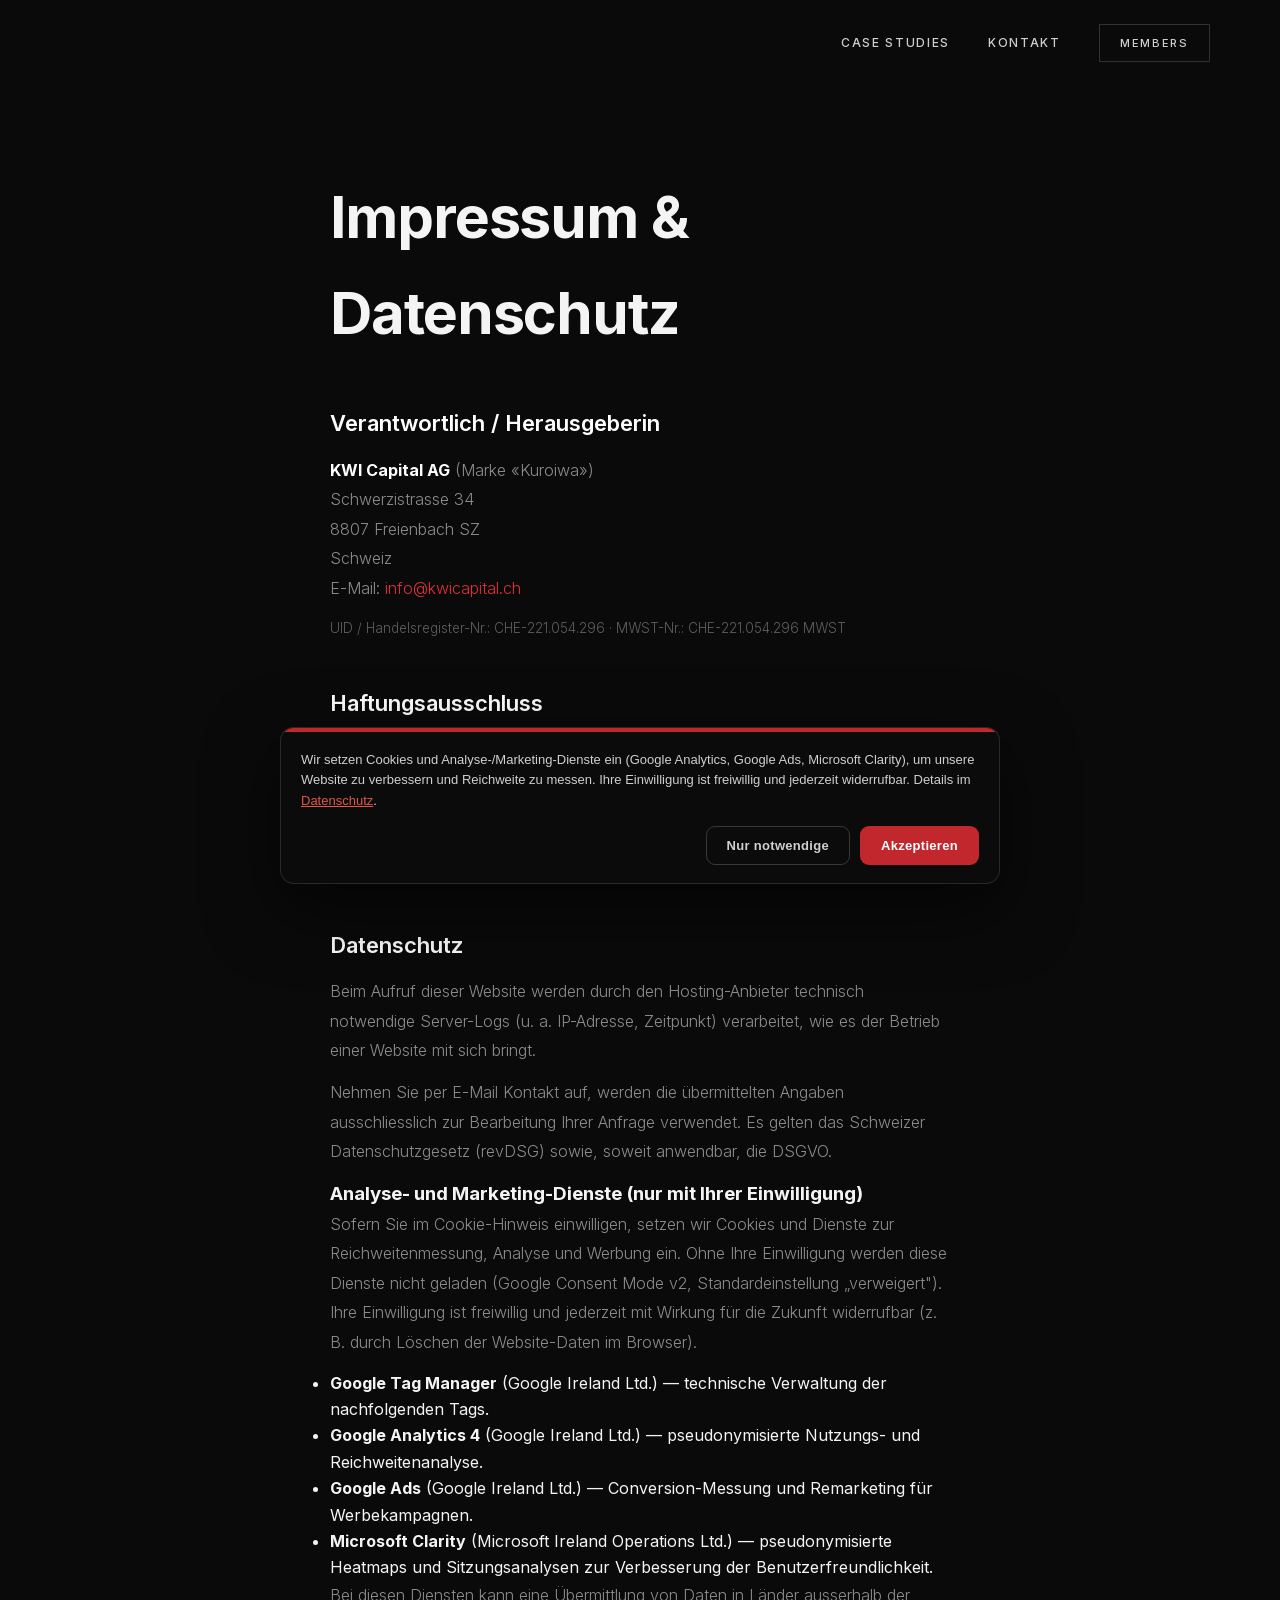
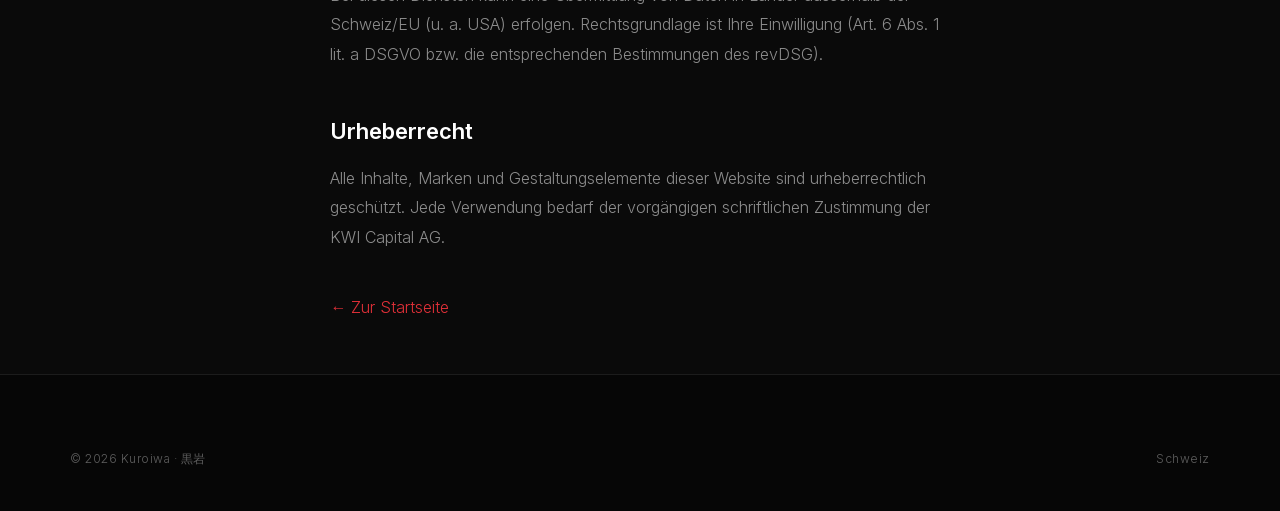
<file: impressum.html>
<!DOCTYPE html>
<html lang="de">
<head>
<!-- KWI-ANALYTICS: Google Consent Mode v2 (Default = verweigert bis Einwilligung) -->
<script>
window.dataLayer=window.dataLayer||[];function gtag(){dataLayer.push(arguments);}
gtag('consent','default',{ad_storage:'denied',ad_user_data:'denied',ad_personalization:'denied',analytics_storage:'denied',functionality_storage:'granted',security_storage:'granted',wait_for_update:500,region:['CH','GB','AT','BE','BG','HR','CY','CZ','DK','EE','FI','FR','DE','GR','HU','IE','IT','LV','LT','LU','MT','NL','PL','PT','RO','SK','SI','ES','SE','IS','LI','NO']});
gtag('consent','default',{ad_storage:'granted',ad_user_data:'granted',ad_personalization:'granted',analytics_storage:'granted',functionality_storage:'granted',security_storage:'granted'});
gtag('set','ads_data_redaction',true);gtag('set','url_passthrough',true);
</script>
<meta charset="utf-8">
<meta name="viewport" content="width=device-width,initial-scale=1">
<title>Impressum &amp; Datenschutz — Kuroiwa · KWI Capital AG</title>
<meta name="description" content="Impressum und Datenschutzerklärung der KWI Capital AG (Kuroiwa).">
<meta name="robots" content="index,follow">
<meta name="theme-color" content="#0a0a0a">
<link rel="canonical" href="https://kwicapital.ch/impressum.html">
<link rel="stylesheet" href="assets/css/style.css">
<link rel="icon" href="/favicon.ico" sizes="any">
<link rel="icon" type="image/png" sizes="48x48" href="/assets/brand/favicon-48.png">
<link rel="icon" type="image/png" sizes="96x96" href="/assets/brand/favicon-96.png">
<link rel="icon" type="image/png" sizes="192x192" href="/assets/brand/favicon-192.png">
<link rel="apple-touch-icon" href="/assets/brand/apple-touch-icon.png">
<style>
  .legal{max-width:760px;margin:0 auto;padding:170px var(--pad) 40px}
  .legal h1{font-weight:700;font-size:clamp(34px,5vw,58px);letter-spacing:-.02em;margin-bottom:40px}
  .legal h2{font-weight:600;font-size:22px;margin:44px 0 14px;color:#fff}
  .legal p,.legal address{color:var(--grey);font-weight:300;line-height:1.85;font-style:normal;margin-bottom:12px}
  .legal a{color:var(--red-h)}
  .legal .muted{color:var(--grey-2);font-size:13.5px}
</style>
<script src="https://js-de.sentry-cdn.com/5f4f6df38e203f23745c1d798cc544e8.min.js" crossorigin="anonymous"></script>
</head>
<body>

<nav class="nav solid">
  <a href="/"><img class="logo" src="assets/brand/kuroiwa-white.png" alt="Kuroiwa — KWI Capital AG"></a>
  <div class="nav-links">
    <a href="studien.html">Case Studies</a>
    <a href="/#kontakt">Kontakt</a>
    <a href="admin.html" class="nav-cta">Members</a>
  </div>
  <div class="burger"><span></span><span></span><span></span></div>
</nav>

<main class="legal">
  <h1>Impressum &amp; Datenschutz</h1>

  <h2>Verantwortlich / Herausgeberin</h2>
  <address>
    <b style="color:#fff">KWI Capital AG</b> (Marke «Kuroiwa»)<br>
    Schwerzistrasse 34<br>
    8807 Freienbach SZ<br>
    Schweiz<br>
    E-Mail: <a href="mailto:info@kwicapital.ch">info@kwicapital.ch</a>
  </address>
  <p class="muted">UID / Handelsregister-Nr.: CHE-221.054.296 · MWST-Nr.: CHE-221.054.296 MWST</p>

  <h2>Haftungsausschluss</h2>
  <p>Die Inhalte dieser Website dienen ausschliesslich allgemeinen Informationszwecken und stellen keine Anlageberatung, kein Angebot und keine Aufforderung zum Kauf oder Verkauf von Finanzinstrumenten dar. Trotz sorgfältiger Bearbeitung übernehmen wir keine Gewähr für Aktualität, Richtigkeit und Vollständigkeit der bereitgestellten Informationen.</p>

  <h2>Datenschutz</h2>
  <p>Beim Aufruf dieser Website werden durch den Hosting-Anbieter technisch notwendige Server-Logs (u. a. IP-Adresse, Zeitpunkt) verarbeitet, wie es der Betrieb einer Website mit sich bringt.</p>
  <p>Nehmen Sie per E-Mail Kontakt auf, werden die übermittelten Angaben ausschliesslich zur Bearbeitung Ihrer Anfrage verwendet. Es gelten das Schweizer Datenschutzgesetz (revDSG) sowie, soweit anwendbar, die DSGVO.</p>

  <h3>Analyse- und Marketing-Dienste (nur mit Ihrer Einwilligung)</h3>
  <p>Sofern Sie im Cookie-Hinweis einwilligen, setzen wir Cookies und Dienste zur Reichweitenmessung, Analyse und Werbung ein. Ohne Ihre Einwilligung werden diese Dienste nicht geladen (Google Consent Mode v2, Standardeinstellung „verweigert"). Ihre Einwilligung ist freiwillig und jederzeit mit Wirkung für die Zukunft widerrufbar (z. B. durch Löschen der Website-Daten im Browser).</p>
  <ul>
    <li><strong>Google Tag Manager</strong> (Google Ireland Ltd.) — technische Verwaltung der nachfolgenden Tags.</li>
    <li><strong>Google Analytics 4</strong> (Google Ireland Ltd.) — pseudonymisierte Nutzungs- und Reichweitenanalyse.</li>
    <li><strong>Google Ads</strong> (Google Ireland Ltd.) — Conversion-Messung und Remarketing für Werbekampagnen.</li>
    <li><strong>Microsoft Clarity</strong> (Microsoft Ireland Operations Ltd.) — pseudonymisierte Heatmaps und Sitzungsanalysen zur Verbesserung der Benutzerfreundlichkeit.</li>
  </ul>
  <p>Bei diesen Diensten kann eine Übermittlung von Daten in Länder ausserhalb der Schweiz/EU (u. a. USA) erfolgen. Rechtsgrundlage ist Ihre Einwilligung (Art. 6 Abs. 1 lit. a DSGVO bzw. die entsprechenden Bestimmungen des revDSG).</p>

  <h2>Urheberrecht</h2>
  <p>Alle Inhalte, Marken und Gestaltungselemente dieser Website sind urheberrechtlich geschützt. Jede Verwendung bedarf der vorgängigen schriftlichen Zustimmung der KWI Capital AG.</p>

  <p style="margin-top:40px"><a href="/">← Zur Startseite</a></p>
</main>

<footer class="footer">
  <div class="wrap">
    <div class="bottom" style="border:0;padding-top:0">
      <span>© 2026 Kuroiwa · 黒岩</span><span>Schweiz</span>
    </div>
  </div>
</footer>

<script src="assets/js/site.js"></script>
<!-- KWI-ANALYTICS -->
<noscript><iframe src="https://www.googletagmanager.com/ns.html?id=GTM-KFHC6SKX" height="0" width="0" style="display:none;visibility:hidden" title="gtm"></iframe></noscript>
<script src="/assets/js/kwi-analytics.js" defer></script>
</body>
</html>
</file>
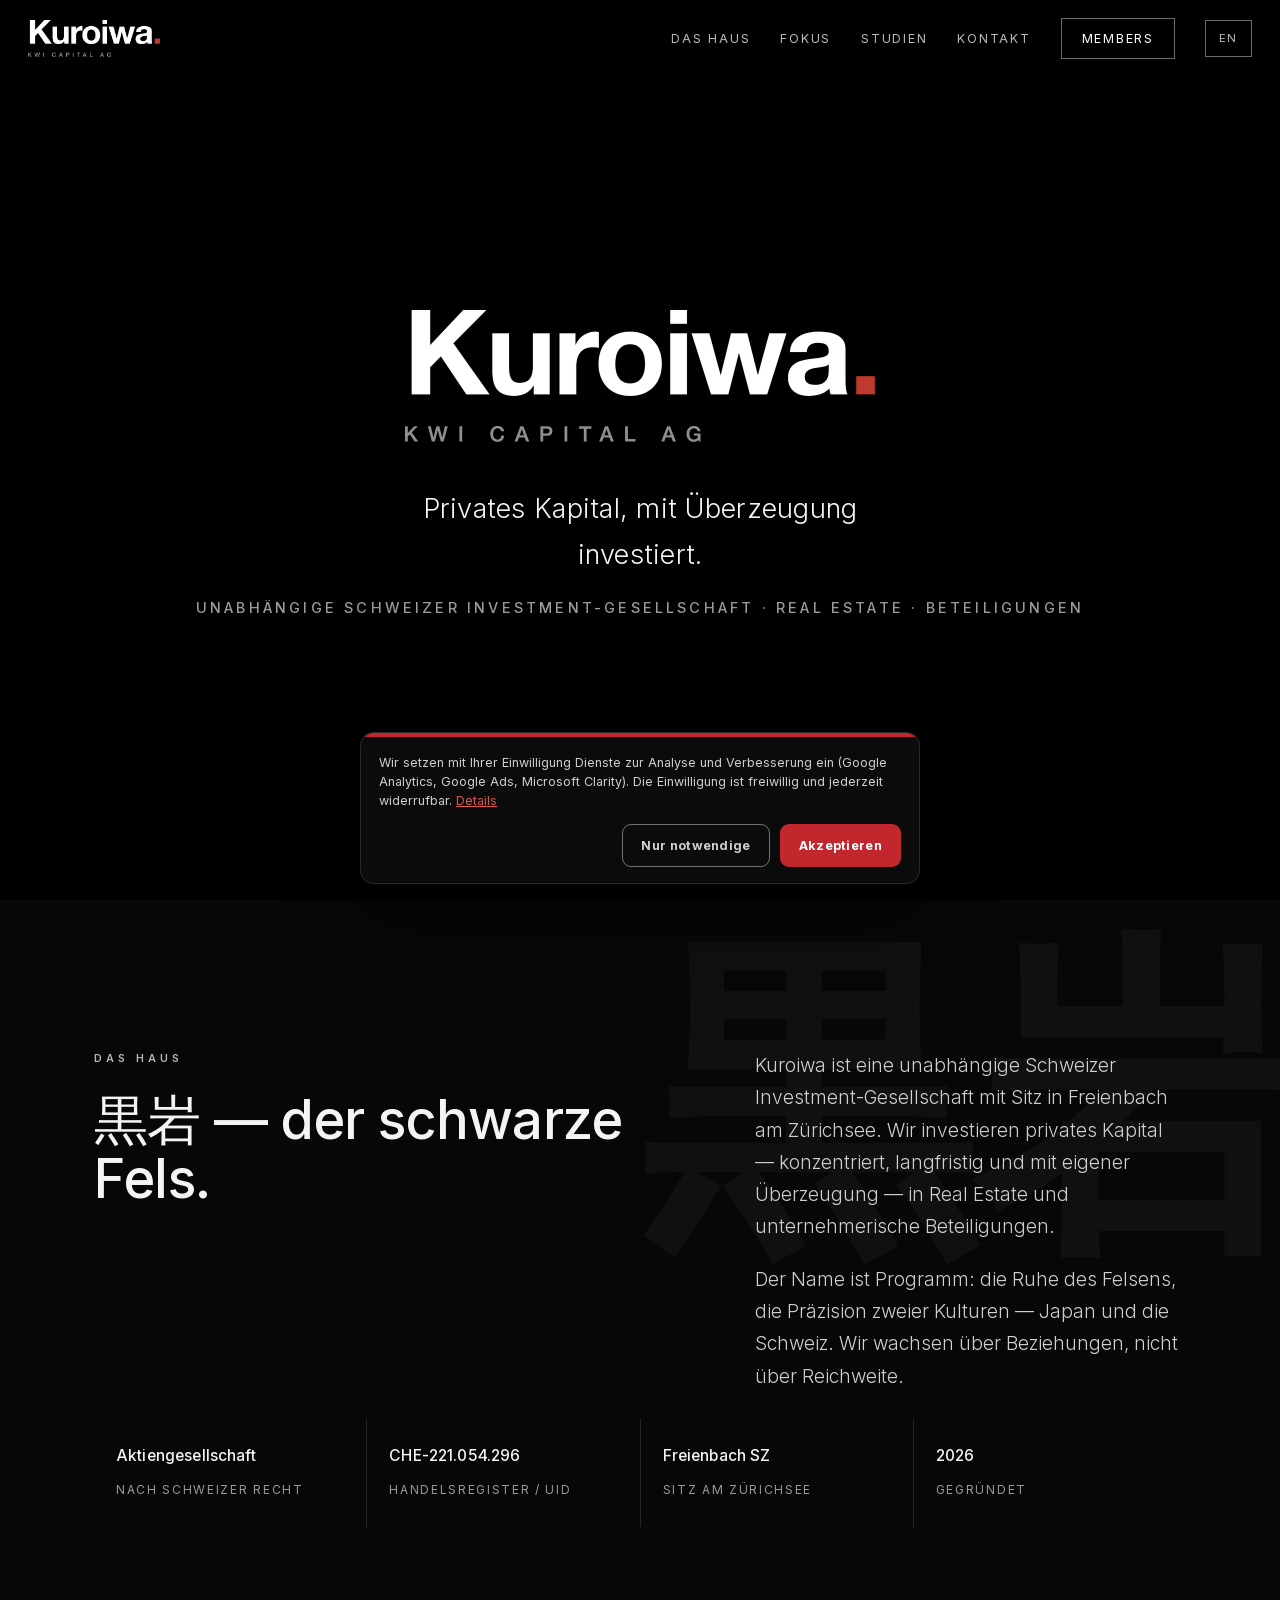
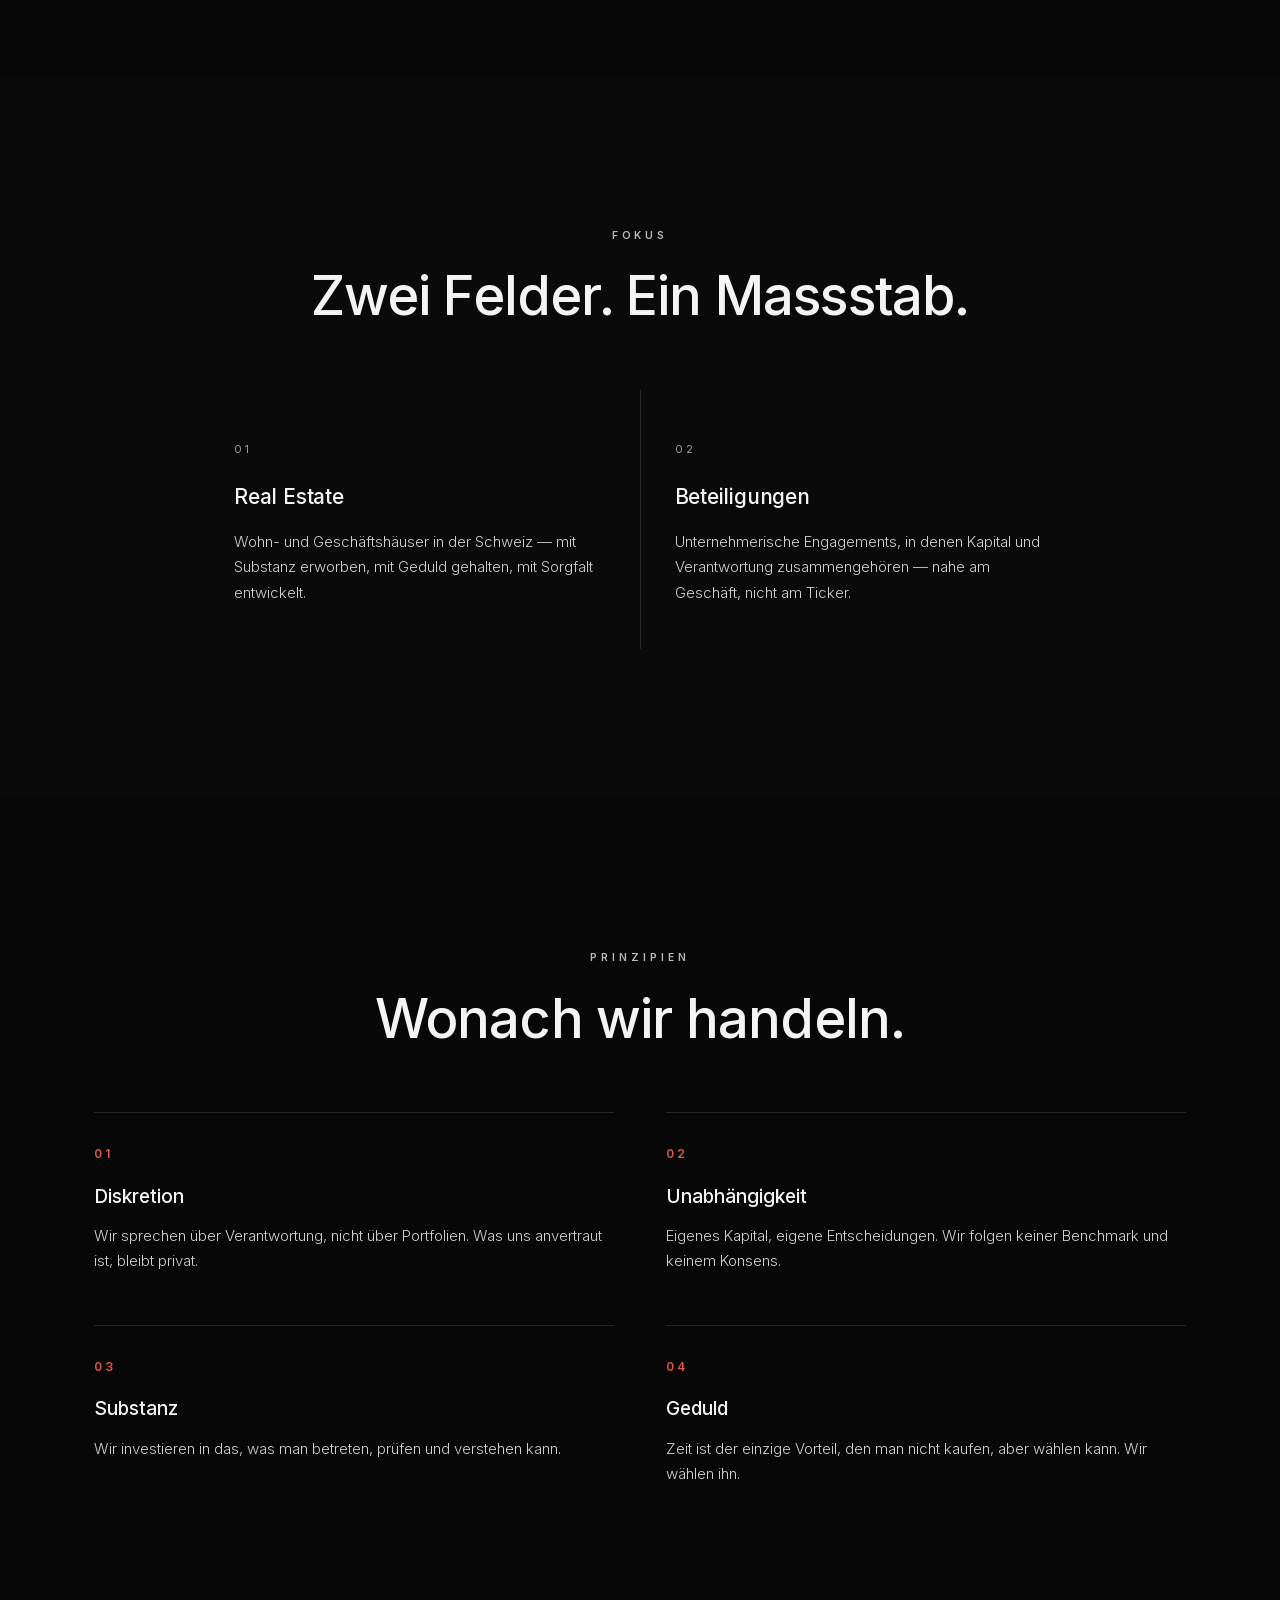
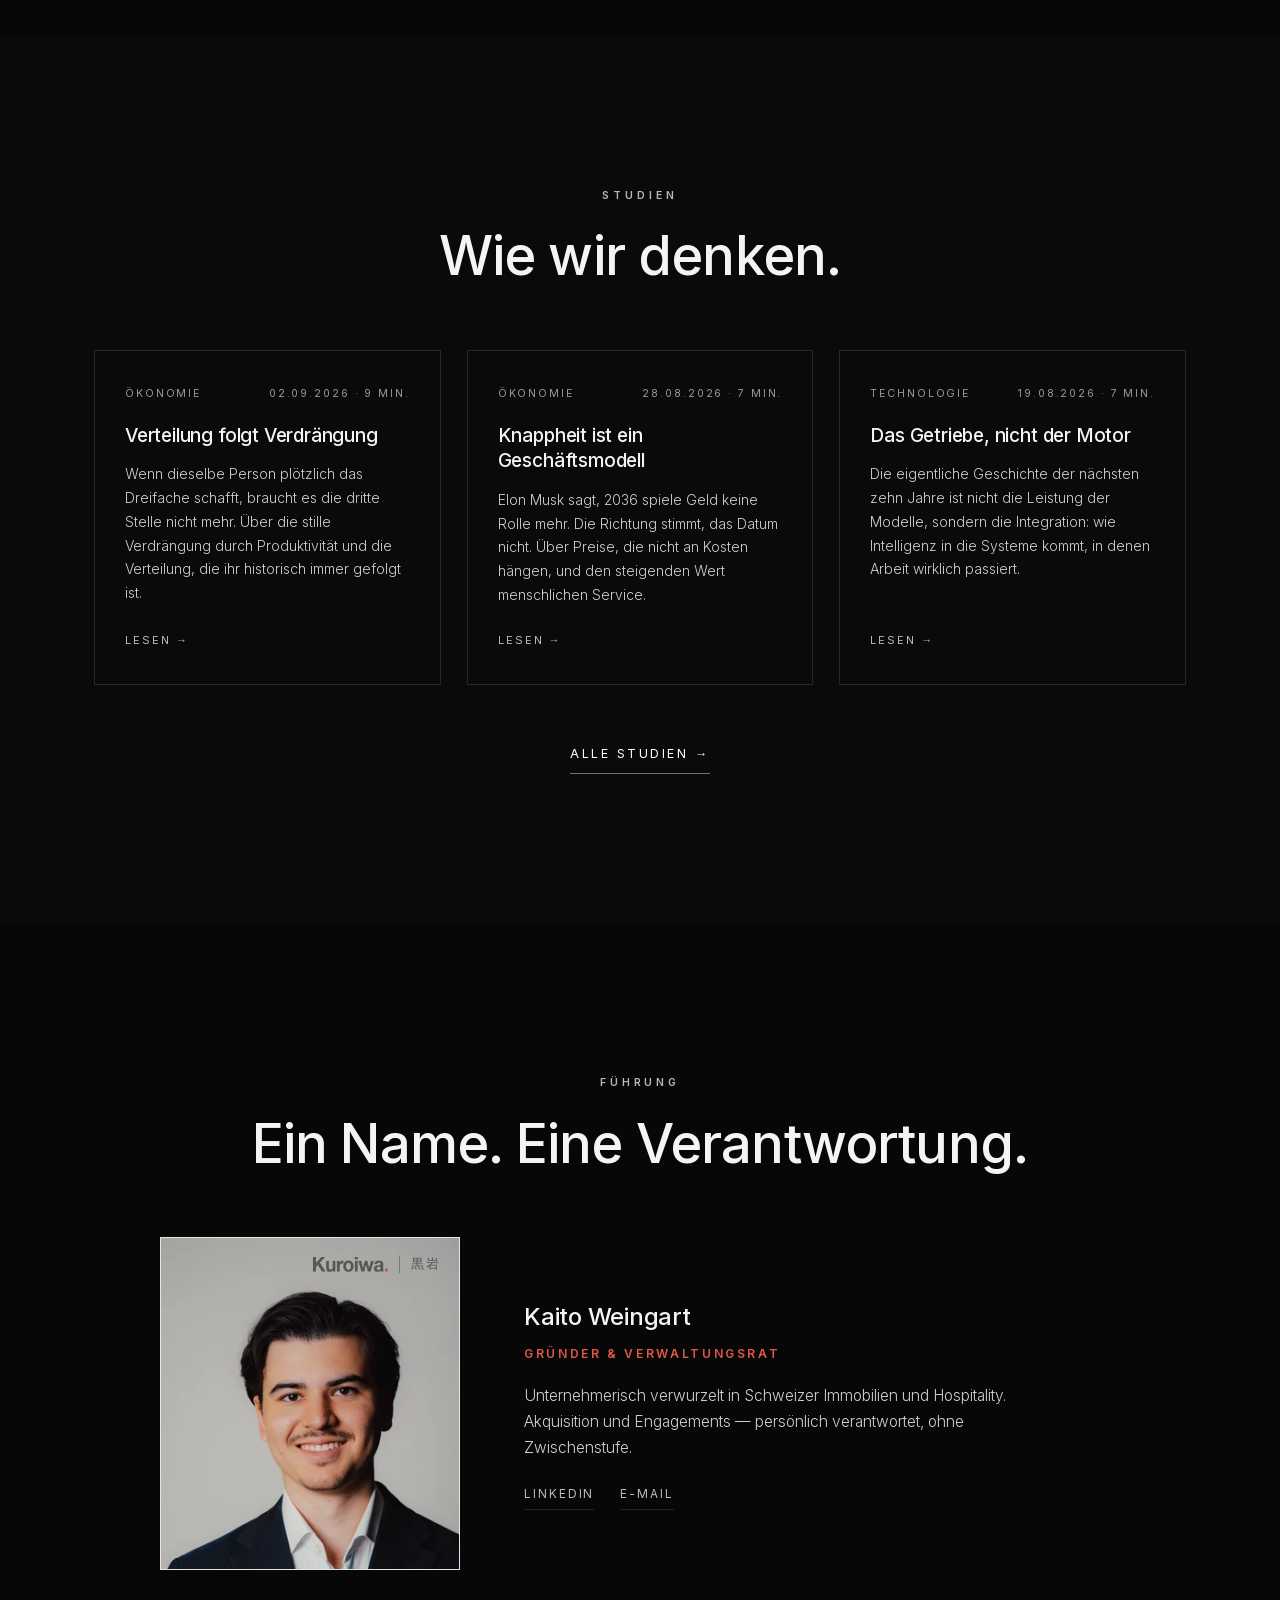
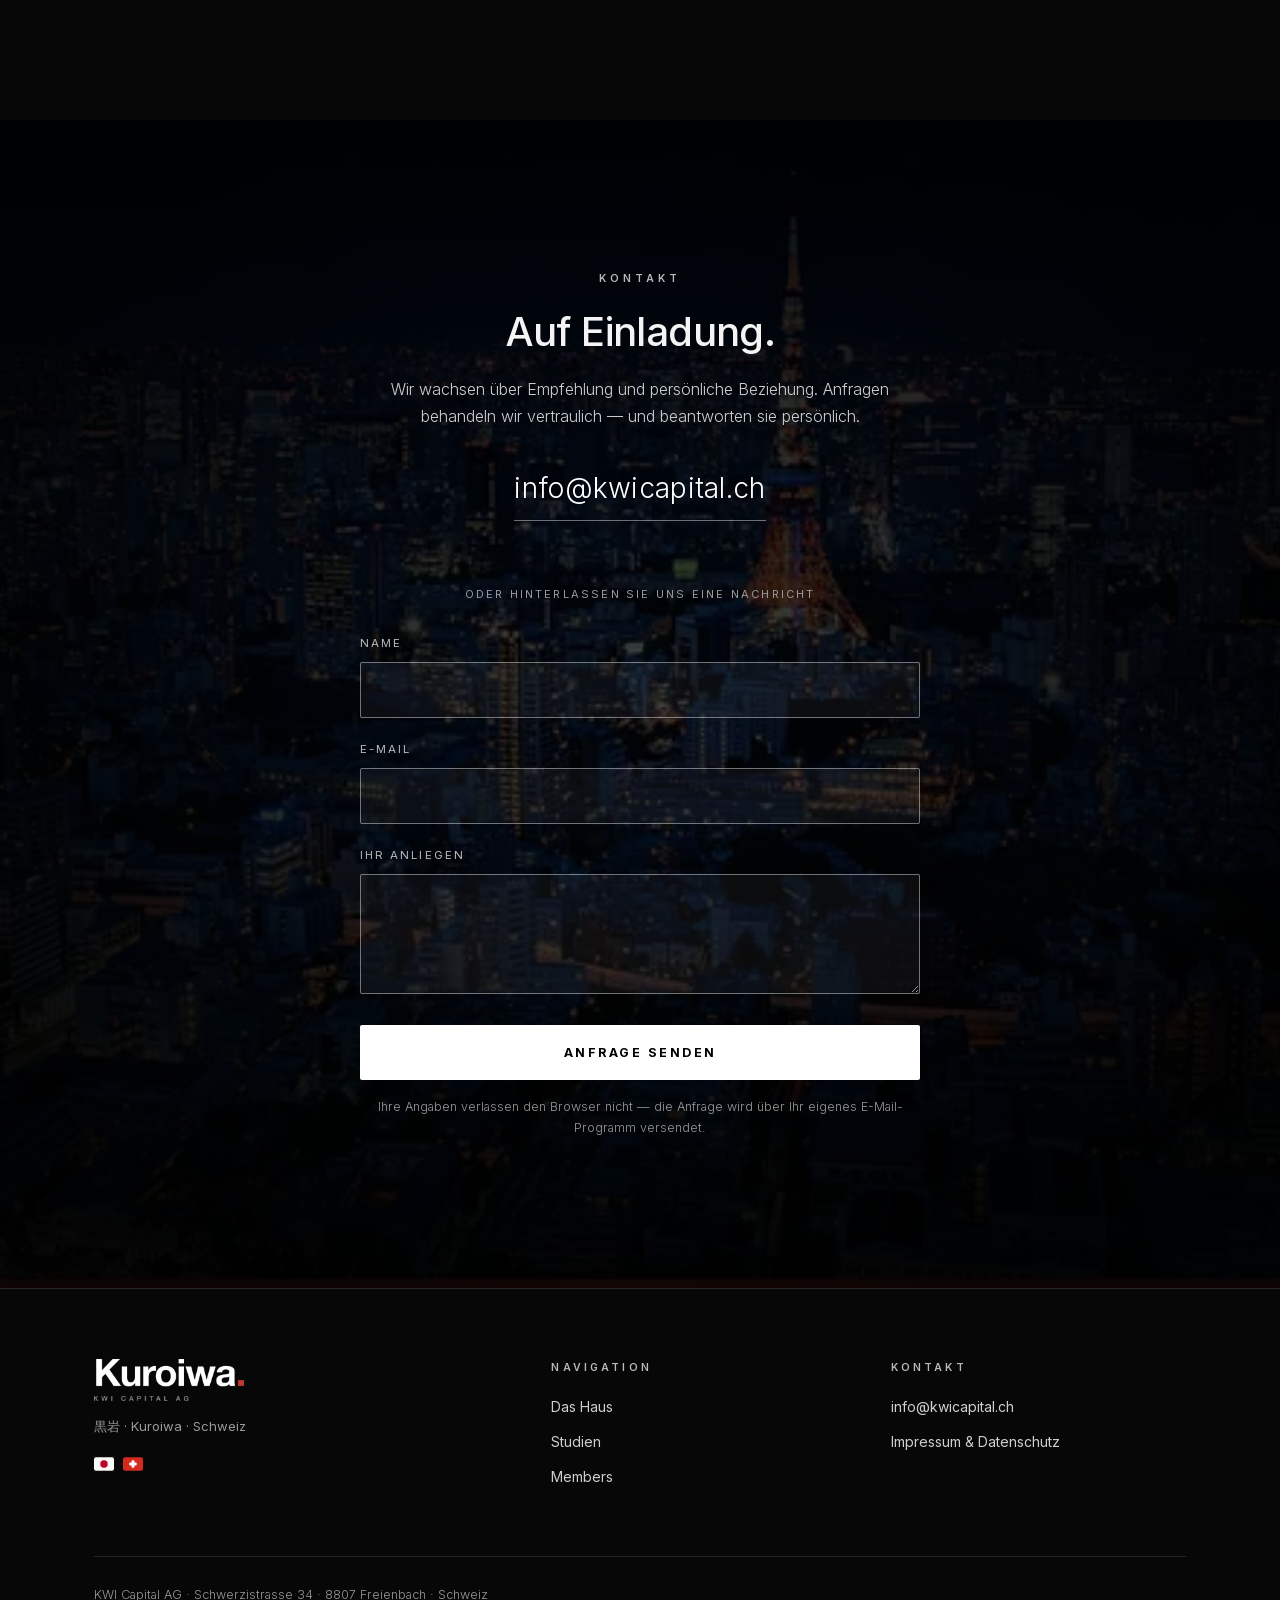
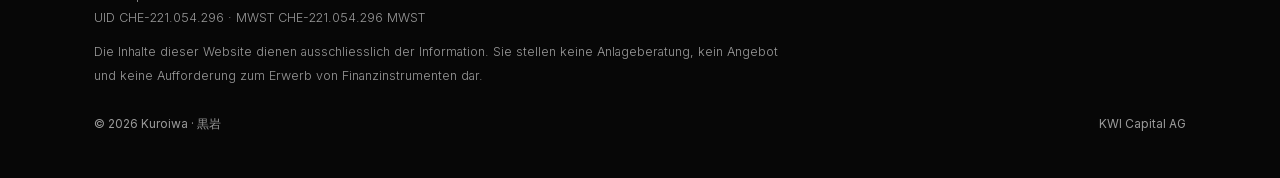
<file: index-v2.html>
<!DOCTYPE html>
<html lang="de">
<head>
<!-- ============================================================
     KUROIWA · KWI CAPITAL AG — VERSION 2.0 (self-contained)
     Parallel-Version zu index.html (V1). Umschalten: / vs. /index-v2.html
     Beim Promoten zu index.html: robots auf "index,follow" stellen.
     ============================================================ -->
<!-- KWI-ANALYTICS: Google Consent Mode v2 (Default = verweigert bis Einwilligung) -->
<script>
window.dataLayer=window.dataLayer||[];function gtag(){dataLayer.push(arguments);}
gtag('consent','default',{ad_storage:'denied',ad_user_data:'denied',ad_personalization:'denied',analytics_storage:'denied',functionality_storage:'granted',security_storage:'granted',wait_for_update:500,region:['CH','GB','AT','BE','BG','HR','CY','CZ','DK','EE','FI','FR','DE','GR','HU','IE','IT','LV','LT','LU','MT','NL','PL','PT','RO','SK','SI','ES','SE','IS','LI','NO']});
gtag('consent','default',{ad_storage:'granted',ad_user_data:'granted',ad_personalization:'granted',analytics_storage:'granted',functionality_storage:'granted',security_storage:'granted'});
gtag('set','ads_data_redaction',true);gtag('set','url_passthrough',true);
</script>
<meta charset="utf-8">
<meta name="viewport" content="width=device-width,initial-scale=1">
<title>Kuroiwa — KWI Capital AG | Schweizerische Investment-Gesellschaft</title>
<meta name="description" content="Kuroiwa · KWI Capital AG, Freienbach SZ — unabhängige Schweizer Investment-Gesellschaft für Real Estate und Beteiligungen. Privates Kapital, mit Überzeugung investiert. Auf Einladung.">
<meta name="robots" content="noindex,follow"><!-- V2 parallel — bei Promotion: index,follow + <link rel="canonical" href="https://kwicapital.ch/"> ergänzen -->
<meta name="theme-color" content="#0a0a0a">
<!-- Open Graph -->
<meta property="og:type" content="website">
<meta property="og:site_name" content="Kuroiwa · KWI Capital AG">
<meta property="og:locale" content="de_CH">
<meta property="og:title" content="Kuroiwa — KWI Capital AG | Schweizerische Investment-Gesellschaft">
<meta property="og:description" content="Eine unabhängige Schweizer Investment-Gesellschaft. Privates Kapital, mit Überzeugung investiert.">
<meta property="og:url" content="https://kwicapital.ch/">
<meta property="og:image" content="https://kwicapital.ch/assets/brand/og.png">
<meta property="og:image:width" content="1200">
<meta property="og:image:height" content="630">
<meta name="twitter:card" content="summary_large_image">
<meta name="twitter:title" content="Kuroiwa — Schweizerische Investment-Gesellschaft">
<meta name="twitter:description" content="Eine unabhängige Schweizer Investment-Gesellschaft. Privates Kapital, mit Überzeugung investiert.">
<meta name="twitter:image" content="https://kwicapital.ch/assets/brand/og.png">
<!-- Structured data -->
<script type="application/ld+json">
{"@context":"https://schema.org","@type":"FinancialService","name":"KWI Capital AG","legalName":"KWI Capital AG","alternateName":["Kuroiwa","Kuroiwa · KWI Capital AG","Kuroiwa Capital"],"url":"https://kwicapital.ch/","logo":"https://kwicapital.ch/assets/brand/kuroiwa-white.png","image":"https://kwicapital.ch/assets/brand/og.png","description":"Unabhängige Schweizer Investment-Gesellschaft für Real Estate und Beteiligungen. Privates Kapital, mit Überzeugung investiert.","foundingDate":"2026","vatID":"CHE-221.054.296 MWST","taxID":"CHE-221.054.296","identifier":{"@type":"PropertyValue","propertyID":"UID","value":"CHE-221.054.296"},"knowsAbout":["Real Estate","Immobilien","Beteiligungen","Investments"],"founder":{"@type":"Person","name":"Kaito Weingart","jobTitle":"Gründer & Verwaltungsrat","sameAs":"https://www.linkedin.com/in/kaito-weingart-2890b820b"},"address":{"@type":"PostalAddress","streetAddress":"Schwerzistrasse 34","postalCode":"8807","addressLocality":"Freienbach","addressRegion":"Schwyz","addressCountry":"CH"},"areaServed":"CH","email":"info@kwicapital.ch","sameAs":["https://www.linkedin.com/company/kwicapital"]}
</script>
<!-- Performance: LCP-Logo + Variable Font vorladen -->
<link rel="preload" as="image" href="assets/brand/kuroiwa-white-v2.webp" fetchpriority="high">
<link rel="preload" as="font" type="font/woff2" href="assets/fonts/inter-var.woff2" crossorigin>
<link rel="icon" href="/favicon.ico" sizes="any">
<link rel="icon" type="image/png" sizes="48x48" href="/assets/brand/favicon-48.png">
<link rel="icon" type="image/png" sizes="96x96" href="/assets/brand/favicon-96.png">
<link rel="icon" type="image/png" sizes="192x192" href="/assets/brand/favicon-192.png">
<link rel="apple-touch-icon" href="/assets/brand/apple-touch-icon.png">
<style>
/* ============ Fonts: self-hosted (revDSG) ============ */
@font-face{font-family:'Inter';font-style:normal;font-weight:100 900;font-display:swap;
  src:url('assets/fonts/inter-var.woff2') format('woff2');
  unicode-range:U+0000-00FF,U+0131,U+0152-0153,U+02BB-02BC,U+02C6,U+02DA,U+02DC,U+2000-206F,U+20AC,U+2122,U+2212,U+FB01-FB02}

/* ============ Tokens (WCAG-2.2-AA-geprüfte Kontraste auf #0a0a0a) ============ */
:root{
  --bg:#0a0a0a; --bg2:#070707;
  --ink:#f4f4f4;          /* 18.6:1 */
  --body:#cfcfcf;         /* 13.1:1 */
  --soft:#b9b9b9;         /* 10.3:1 */
  --muted:#9a9a9a;        /*  7.1:1 */
  --line:rgba(255,255,255,.12);
  --line-2:rgba(255,255,255,.42); /* UI-Borders ≥3:1 */
  --red:#c1272d;          /* nur gross/dekorativ (3.4:1) */
  --red-lt:#e0574a;       /* Links/kleine Akzente (5.3:1) */
  --ease:cubic-bezier(.22,.61,.36,1);
}
*{margin:0;padding:0;box-sizing:border-box}
html{scroll-behavior:smooth}
@media (prefers-reduced-motion:reduce){html{scroll-behavior:auto}}
body{background:var(--bg);color:var(--body);font-family:'Inter','Helvetica Neue',Arial,sans-serif;
  font-size:16px;line-height:1.7;-webkit-font-smoothing:antialiased;text-rendering:optimizeLegibility}
img{max-width:100%;height:auto;display:block}
a{color:inherit;text-decoration:none}
::selection{background:var(--red);color:#fff}
:focus-visible{outline:2px solid var(--red-lt);outline-offset:3px;border-radius:2px}

/* Skip-Link (a11y) */
.skip{position:absolute;left:-9999px;top:0;z-index:10000;background:#fff;color:#000;
  padding:12px 22px;font-weight:700;font-size:14px}
.skip:focus{left:16px;top:16px}

.wrap{max-width:1140px;margin:0 auto;padding:0 24px}
.eyebrow{display:block;font-size:10.5px;letter-spacing:.38em;text-transform:uppercase;
  font-weight:600;color:var(--soft);margin-bottom:22px}
.center{text-align:center}
h2{font-weight:500;font-size:clamp(30px,4.6vw,54px);line-height:1.1;letter-spacing:-.015em;color:var(--ink)}
.lede{font-size:clamp(16px,1.5vw,19px);color:var(--body);font-weight:300;max-width:60ch}

/* ============ Reveal (nur transform/opacity → CLS-sicher) ============ */
.rv{opacity:0;transform:translateY(22px);transition:opacity .8s var(--ease),transform .8s var(--ease)}
.rv.in{opacity:1;transform:none}
@media (prefers-reduced-motion:reduce){.rv{opacity:1;transform:none;transition:none}}

/* ============ Nav ============ */
.nav{position:fixed;top:0;left:0;right:0;z-index:100;display:flex;align-items:center;
  justify-content:space-between;padding:18px 28px;transition:background .4s,border-color .4s;
  border-bottom:1px solid transparent}
.nav.solid{background:rgba(7,7,7,.92);backdrop-filter:blur(12px);border-color:var(--line)}
.nav .logo{width:132px;height:37px;object-fit:contain}
.nav-links{display:flex;align-items:center;gap:30px}
.nav-links a{font-size:12.5px;letter-spacing:.14em;text-transform:uppercase;color:var(--soft);transition:color .3s}
.nav-links a:hover{color:#fff}
.nav-cta{border:1px solid var(--line-2);padding:9px 20px;color:#fff !important}
.nav-cta:hover{background:#fff;color:#000 !important}
.lang-btn{background:none;border:1px solid var(--line-2);color:var(--soft);cursor:pointer;
  font:inherit;font-size:11.5px;letter-spacing:.14em;padding:8px 13px;transition:.3s}
.lang-btn:hover{color:#fff;border-color:#fff}
.burger{display:none;background:none;border:0;cursor:pointer;padding:10px}
.burger span{width:26px;height:2px;background:#fff;display:block;margin:6px 0;transition:transform .3s,opacity .3s}
@media (max-width:860px){
  .nav-links{display:none;position:fixed;inset:0;background:rgba(7,7,7,.97);
    flex-direction:column;justify-content:center;gap:34px;font-size:16px}
  .nav-links.open{display:flex}
  .nav-links a{font-size:15px}
  .burger{display:block;position:relative;z-index:101}
  .burger.x span:nth-child(1){transform:translateY(8px) rotate(45deg)}
  .burger.x span:nth-child(2){opacity:0}
  .burger.x span:nth-child(3){transform:translateY(-8px) rotate(-45deg)}
}

/* ============ Hero ============ */
.hero{min-height:100svh;display:flex;flex-direction:column;align-items:center;justify-content:center;
  text-align:center;background:#000;padding:110px 24px 80px;position:relative}
.k-logo{width:min(62vw,470px);height:auto}
.hero h1{margin-top:44px;font-weight:300;font-size:clamp(19px,2.3vw,27px);letter-spacing:.01em;
  color:var(--ink);max-width:26ch}
.hero .sub{margin-top:18px;font-size:clamp(12.5px,1.2vw,14.5px);letter-spacing:.22em;
  text-transform:uppercase;color:var(--muted);font-weight:500}
.scrollcue{position:absolute;bottom:34px;left:50%;transform:translateX(-50%);
  display:flex;flex-direction:column;align-items:center;gap:12px;color:var(--muted);
  font-size:10px;letter-spacing:.3em;text-transform:uppercase}
.scrollcue .ln{width:1px;height:44px;background:linear-gradient(to bottom,var(--muted),transparent);
  transform-origin:top;animation:cue 1.2s var(--ease) 1;/* endlich, 1×: Speed Index & WCAG 2.2.2 */}
@keyframes cue{0%{transform:scaleY(0)}55%{transform:scaleY(1)}100%{transform:scaleY(1)}}
@media (prefers-reduced-motion:reduce){.scrollcue .ln{animation:none}}

/* ============ Sections ============ */
section{padding:clamp(90px,12vw,150px) 0;position:relative}
.sec-dark{background:var(--bg2)}

/* Haus */
.haus-grid{display:grid;grid-template-columns:1.15fr .85fr;gap:clamp(40px,6vw,90px);align-items:start}
.haus-grid p+p{margin-top:20px}
.kanji-mark{position:absolute;right:-2%;top:6%;font-size:clamp(160px,26vw,380px);line-height:.9;
  color:#fff;opacity:.035;pointer-events:none;user-select:none;font-weight:700}
.facts{margin-top:26px;display:grid;grid-template-columns:repeat(auto-fit,minmax(190px,1fr));gap:1px;background:var(--line)}
.fact{background:var(--bg2);padding:24px 22px}
.fact b{display:block;color:var(--ink);font-weight:500;font-size:15.5px;margin-bottom:6px;letter-spacing:.01em}
.fact span{font-size:12px;letter-spacing:.14em;text-transform:uppercase;color:var(--muted)}

/* Fokus */
.cards{display:grid;grid-template-columns:repeat(2,1fr);gap:1px;background:var(--line);
  margin:64px auto 0;max-width:880px}
.card{background:var(--bg);padding:44px 34px;position:relative;overflow:hidden}
.card .num{font-size:11px;letter-spacing:.3em;color:var(--muted)}
.card h3{margin:18px 0 14px;font-size:21px;font-weight:500;color:var(--ink);letter-spacing:-.01em}
.card p{font-size:15px;color:var(--body);font-weight:300}
.card::after{content:"";position:absolute;left:0;bottom:0;height:2px;width:100%;
  background:var(--red);transform:scaleX(0);transform-origin:left;transition:transform .5s var(--ease)}
.card:hover::after{transform:scaleX(1)}

/* Prinzipien */
.prin{display:grid;grid-template-columns:repeat(2,1fr);gap:clamp(34px,4vw,60px);margin-top:64px}
.pr{border-top:1px solid var(--line);padding-top:26px}
.pr .num{font-size:12px;letter-spacing:.28em;color:var(--red-lt);font-weight:600}
.pr h3{margin:14px 0 10px;font-size:19px;font-weight:500;color:var(--ink)}
.pr p{font-size:15px;font-weight:300}

/* Studien */
.study-grid{display:grid;grid-template-columns:repeat(3,1fr);gap:26px;margin-top:64px}
.scard{border:1px solid var(--line);padding:34px 30px;display:flex;flex-direction:column;
  transition:border-color .4s,transform .4s var(--ease);background:var(--bg)}
.scard:hover{border-color:var(--line-2);transform:translateY(-4px)}
.scard .meta{display:flex;justify-content:space-between;font-size:10.5px;letter-spacing:.18em;
  text-transform:uppercase;color:var(--muted);margin-bottom:20px}
.scard h3{font-size:19px;font-weight:500;color:var(--ink);line-height:1.35;letter-spacing:-.01em}
.scard p{margin-top:14px;font-size:14px;font-weight:300;color:var(--body);flex:1}
.scard .read{margin-top:24px;font-size:11px;letter-spacing:.18em;text-transform:uppercase;color:var(--soft)}
.scard:hover .read{color:#fff}
.more{margin-top:54px;text-align:center}
.link-lux{display:inline-block;font-size:12.5px;letter-spacing:.2em;text-transform:uppercase;
  color:#fff;padding-bottom:9px;border-bottom:1px solid var(--line-2);transition:border-color .4s}
.link-lux:hover{border-color:#fff}
.link-lux .arw{display:inline-block;transition:transform .4s var(--ease)}
.link-lux:hover .arw{transform:translateX(6px)}

/* Führung */
.lead-grid{display:grid;grid-template-columns:300px 1fr;gap:clamp(36px,5vw,70px);align-items:center;max-width:960px;margin:64px auto 0}
.lead-portrait{position:relative;width:100%;aspect-ratio:9/10;overflow:hidden;border:1px solid var(--line-2);background:#d6d4d0}
.bild-marke{position:absolute;top:18px;right:18px;z-index:2;display:flex;align-items:center;gap:11px}
.bild-marke img{width:76px;height:auto;display:block;opacity:.52}
.bild-marke .strich{width:1px;height:17px;background:rgba(11,11,12,.3)}
.bild-marke .kanji{font-family:'Hiragino Mincho ProN','Yu Mincho',Georgia,serif;font-size:12.5px;letter-spacing:.16em;color:rgba(11,11,12,.55);line-height:1}
.lead-portrait > picture,.lead-portrait > picture img{position:absolute;inset:0;width:100%;height:100%;display:block;object-fit:cover}
.lead-grid h3{font-size:24px;font-weight:500;color:var(--ink);letter-spacing:-.01em}
.lead-grid .role{margin-top:6px;font-size:12px;letter-spacing:.22em;text-transform:uppercase;color:var(--red-lt);font-weight:600}
.lead-grid p{margin-top:18px;font-size:15.5px;font-weight:300;max-width:52ch}
.lead-links{margin-top:22px;display:flex;gap:26px;font-size:12px;letter-spacing:.16em;text-transform:uppercase}
.lead-links a{color:var(--soft);border-bottom:1px solid var(--line);padding-bottom:5px;transition:.3s}
.lead-links a:hover{color:#fff;border-color:#fff}

/* Kontakt */
.cta{position:relative;overflow:hidden;text-align:center;background:#000}
.cta .bgimg{position:absolute;inset:0;width:100%;height:100%;object-fit:cover;opacity:.28}
.cta .veil{position:absolute;inset:0;background:radial-gradient(ellipse at center,transparent 0%,rgba(0,0,0,.72) 78%)}
.cta .wrap{position:relative;z-index:2}
.cta h2{font-size:clamp(24px,3.2vw,40px)}
.cta p.intro{margin:22px auto 0;max-width:52ch;font-weight:300}
.mail{display:inline-block;margin-top:34px;font-size:clamp(19px,2.4vw,28px);color:#fff;font-weight:300;
  letter-spacing:.01em;border-bottom:1px solid var(--line-2);padding-bottom:8px;transition:border-color .4s}
.mail:hover{border-color:#fff}
/* dezentes Formular */
.invite{max-width:560px;margin:64px auto 0;text-align:left}
.invite .hint{font-size:11px;letter-spacing:.2em;text-transform:uppercase;color:var(--muted);
  text-align:center;margin-bottom:30px}
.field{margin-bottom:22px}
.field label{display:block;font-size:11.5px;letter-spacing:.18em;text-transform:uppercase;
  color:var(--soft);margin-bottom:9px}
.field input,.field textarea{width:100%;background:rgba(255,255,255,.045);border:1px solid var(--line-2);
  color:#fff;font:inherit;font-size:15px;padding:14px 16px;border-radius:2px;transition:border-color .3s,background .3s}
.field input::placeholder,.field textarea::placeholder{color:var(--muted)}
.field input:focus,.field textarea:focus{outline:none;border-color:#fff;background:rgba(255,255,255,.07)}
.field textarea{min-height:120px;resize:vertical}
.invite button{width:100%;background:#fff;color:#000;border:0;cursor:pointer;font:inherit;
  font-size:12.5px;font-weight:700;letter-spacing:.2em;text-transform:uppercase;padding:17px;
  border-radius:2px;transition:background .3s}
.invite button:hover{background:#dcdcdc}
.privacy-note{margin-top:16px;font-size:12.5px;color:var(--muted);text-align:center;font-weight:300}

/* Footer */
.footer{border-top:1px solid var(--line);padding:70px 0 44px;background:var(--bg2)}
.footer .top{display:grid;grid-template-columns:1.4fr 1fr 1fr;gap:44px}
.footer .logo{width:150px;height:42px;object-fit:contain}
.footer .desc{margin-top:14px;font-size:13px;color:var(--muted)}
.footer h3{font-size:10.5px;letter-spacing:.3em;text-transform:uppercase;color:var(--soft);margin-bottom:18px;font-weight:600}
.footer .top a{display:block;font-size:14px;color:var(--body);margin-bottom:11px;transition:color .3s}
.footer .top a:hover{color:#fff}
.flags{display:flex;gap:9px;margin-top:14px}
.legal{margin-top:56px;padding-top:26px;border-top:1px solid var(--line);
  font-size:12.5px;color:var(--muted);line-height:1.9;font-weight:300}
.legal .disclaimer{margin-top:10px;max-width:88ch}
.bottom{margin-top:26px;display:flex;justify-content:space-between;font-size:12px;color:var(--muted)}

@media (max-width:860px){
  .haus-grid,.prin,.lead-grid{grid-template-columns:1fr}
  .cards,.study-grid{grid-template-columns:1fr}
  .footer .top{grid-template-columns:1fr}
  .lead-grid{text-align:center;justify-items:center}
  .lead-portrait{max-width:280px}
  .lead-links{justify-content:center}
}

/* ============ Consent-Banner (statisch gerendert → kein spätes LCP) ============ */
#kwi-cc{position:fixed;left:16px;right:16px;bottom:16px;z-index:99999;max-width:560px;margin:0 auto;
  background:#0c0b0b;border:1px solid var(--line);border-radius:14px;
  box-shadow:0 24px 70px rgba(0,0,0,.6);overflow:hidden}
#kwi-cc .bar{height:4px;background:var(--red)}
#kwi-cc .in2{padding:16px 18px}
#kwi-cc p{margin:0 0 13px;font-size:12.5px;line-height:1.55;color:var(--body)}
#kwi-cc a{color:var(--red-lt);text-decoration:underline}
#kwi-cc .btns{display:flex;gap:10px;justify-content:flex-end;flex-wrap:wrap}
#kwi-cc button{cursor:pointer;border-radius:9px;padding:10px 18px;font:inherit;font-size:12.5px;
  font-weight:700;letter-spacing:.3px;border:1px solid transparent}
#kwi-cc .deny{background:transparent;color:var(--body);border-color:var(--line-2)}
#kwi-cc .ok{background:var(--red);color:#fff}
</style>
</head>
<body>

<a class="skip" href="#main" data-i18n="skip">Zum Inhalt springen</a>

<!-- NAV -->
<nav class="nav" aria-label="Hauptnavigation">
  <a href="#top" aria-label="Kuroiwa — zum Seitenanfang">
    <img class="logo" src="assets/brand/kuroiwa-white-v2.webp" width="940" height="264" alt="Kuroiwa — KWI Capital AG">
  </a>
  <button class="burger" aria-label="Menü öffnen" aria-expanded="false" aria-controls="navlinks">
    <span></span><span></span><span></span>
  </button>
  <div class="nav-links" id="navlinks">
    <a href="#haus" data-i18n="nav_haus">Das Haus</a>
    <a href="#fokus" data-i18n="nav_fokus">Fokus</a>
    <a href="#studien" data-i18n="nav_studien">Studien</a>
    <a href="#kontakt" data-i18n="nav_kontakt">Kontakt</a>
    <a href="admin.html" class="nav-cta">Members</a>
    <button class="lang-btn" id="langBtn" aria-label="Switch language to English">EN</button>
  </div>
</nav>

<main id="main">

<!-- HERO -->
<header class="hero" id="top">
  <img class="k-logo" src="assets/brand/kuroiwa-white-v2.webp" width="940" height="264"
       alt="Kuroiwa — KWI Capital AG" fetchpriority="high" decoding="async">
  <h1 class="rv in" data-i18n="hero_h1">Privates Kapital, mit Überzeugung investiert.</h1>
  <p class="sub rv in" data-i18n="hero_sub">Unabhängige Schweizer Investment-Gesellschaft · Real Estate · Beteiligungen</p>
  <div class="scrollcue" aria-hidden="true"><span data-i18n="scroll">Scrollen</span><span class="ln"></span></div>
</header>

<!-- DAS HAUS -->
<section id="haus" class="sec-dark">
  <div class="kanji-mark" aria-hidden="true">黒岩</div>
  <div class="wrap">
    <div class="haus-grid">
      <div>
        <span class="eyebrow rv" data-i18n="haus_eyebrow">Das Haus</span>
        <h2 class="rv" data-i18n="haus_h2">黒岩 — der schwarze Fels.</h2>
      </div>
      <div>
        <p class="lede rv" data-i18n="haus_p1">Kuroiwa ist eine unabhängige Schweizer Investment-Gesellschaft mit Sitz in Freienbach am Zürichsee. Wir investieren privates Kapital — konzentriert, langfristig und mit eigener Überzeugung — in Real Estate und unternehmerische Beteiligungen.</p>
        <p class="lede rv" data-i18n="haus_p2">Der Name ist Programm: die Ruhe des Felsens, die Präzision zweier Kulturen — Japan und die Schweiz. Wir wachsen über Beziehungen, nicht über Reichweite.</p>
      </div>
    </div>
    <div class="facts rv">
      <div class="fact"><b data-i18n="fact1_b">Aktiengesellschaft</b><span data-i18n="fact1_s">nach Schweizer Recht</span></div>
      <div class="fact"><b>CHE-221.054.296</b><span data-i18n="fact2_s">Handelsregister / UID</span></div>
      <div class="fact"><b>Freienbach SZ</b><span data-i18n="fact3_s">Sitz am Zürichsee</span></div>
      <div class="fact"><b>2026</b><span data-i18n="fact4_s">Gegründet</span></div>
    </div>
  </div>
</section>

<!-- FOKUS -->
<section id="fokus">
  <div class="wrap">
    <span class="eyebrow center rv" data-i18n="fokus_eyebrow">Fokus</span>
    <h2 class="center rv" data-i18n="fokus_h2">Zwei Felder. Ein Massstab.</h2>
    <div class="cards">
      <div class="card rv">
        <span class="num">01</span>
        <h3>Real Estate</h3>
        <p data-i18n="card1_p">Wohn- und Geschäftshäuser in der Schweiz — mit Substanz erworben, mit Geduld gehalten, mit Sorgfalt entwickelt.</p>
      </div>
      <div class="card rv">
        <span class="num">02</span>
        <h3 data-i18n="card3_h">Beteiligungen</h3>
        <p data-i18n="card3_p">Unternehmerische Engagements, in denen Kapital und Verantwortung zusammengehören — nahe am Geschäft, nicht am Ticker.</p>
      </div>
    </div>
  </div>
</section>

<!-- PRINZIPIEN -->
<section class="sec-dark" id="prinzipien">
  <div class="wrap">
    <span class="eyebrow center rv" data-i18n="prin_eyebrow">Prinzipien</span>
    <h2 class="center rv" data-i18n="prin_h2">Wonach wir handeln.</h2>
    <div class="prin">
      <div class="pr rv">
        <span class="num">01</span>
        <h3 data-i18n="pr1_h">Diskretion</h3>
        <p data-i18n="pr1_p">Wir sprechen über Verantwortung, nicht über Portfolien. Was uns anvertraut ist, bleibt privat.</p>
      </div>
      <div class="pr rv">
        <span class="num">02</span>
        <h3 data-i18n="pr2_h">Unabhängigkeit</h3>
        <p data-i18n="pr2_p">Eigenes Kapital, eigene Entscheidungen. Wir folgen keiner Benchmark und keinem Konsens.</p>
      </div>
      <div class="pr rv">
        <span class="num">03</span>
        <h3 data-i18n="pr3_h">Substanz</h3>
        <p data-i18n="pr3_p">Wir investieren in das, was man betreten, prüfen und verstehen kann.</p>
      </div>
      <div class="pr rv">
        <span class="num">04</span>
        <h3 data-i18n="pr4_h">Geduld</h3>
        <p data-i18n="pr4_p">Zeit ist der einzige Vorteil, den man nicht kaufen, aber wählen kann. Wir wählen ihn.</p>
      </div>
    </div>
  </div>
</section>

<!-- STUDIEN (statisch gerendert → indexierbar) -->
<section id="studien">
  <div class="wrap">
    <span class="eyebrow center rv" data-i18n="stud_eyebrow">Studien</span>
    <h2 class="center rv" data-i18n="stud_h2">Wie wir denken.</h2>
    <div class="study-grid">
      <a class="scard rv" href="study.html?id=verteilung-folgt-verdraengung">
        <div class="meta"><span>Ökonomie</span><span>02.09.2026 · 9 Min.</span></div>
        <h3>Verteilung folgt Verdrängung</h3>
        <p>Wenn dieselbe Person plötzlich das Dreifache schafft, braucht es die dritte Stelle nicht mehr. Über die stille Verdrängung durch Produktivität und die Verteilung, die ihr historisch immer gefolgt ist.</p>
        <span class="read" data-i18n="read">Lesen →</span>
      </a>
      <a class="scard rv" href="study.html?id=knappheit-ist-ein-geschaeftsmodell">
        <div class="meta"><span>Ökonomie</span><span>28.08.2026 · 7 Min.</span></div>
        <h3>Knappheit ist ein Geschäftsmodell</h3>
        <p>Elon Musk sagt, 2036 spiele Geld keine Rolle mehr. Die Richtung stimmt, das Datum nicht. Über Preise, die nicht an Kosten hängen, und den steigenden Wert menschlichen Service.</p>
        <span class="read" data-i18n="read">Lesen →</span>
      </a>
      <a class="scard rv" href="study.html?id=das-getriebe-nicht-der-motor">
        <div class="meta"><span>Technologie</span><span>19.08.2026 · 7 Min.</span></div>
        <h3>Das Getriebe, nicht der Motor</h3>
        <p>Die eigentliche Geschichte der nächsten zehn Jahre ist nicht die Leistung der Modelle, sondern die Integration: wie Intelligenz in die Systeme kommt, in denen Arbeit wirklich passiert.</p>
        <span class="read" data-i18n="read">Lesen →</span>
      </a>
    </div>
    <div class="more rv">
      <a href="studien.html" class="link-lux"><span data-i18n="stud_all">Alle Studien</span> <span class="arw">→</span></a>
    </div>
  </div>
</section>

<!-- FÜHRUNG -->
<section class="sec-dark" id="fuehrung">
  <div class="wrap">
    <span class="eyebrow center rv" data-i18n="lead_eyebrow">Führung</span>
    <h2 class="center rv" data-i18n="lead_h2">Ein Name. Eine Verantwortung.</h2>
    <div class="lead-grid rv">
      <div class="lead-portrait">
        <picture>
          <source type="image/webp" srcset="assets/brand/kaito-324.webp 324w, assets/brand/kaito-648.webp 648w" sizes="(max-width: 860px) 280px, 300px">
          <img src="assets/brand/kaito-324.jpg" srcset="assets/brand/kaito-324.jpg 324w, assets/brand/kaito-648.jpg 648w" sizes="(max-width: 860px) 280px, 300px" width="324" height="360" loading="lazy" decoding="async" alt="Kaito Weingart, Gründer der KWI Capital AG">
        </picture>
        <span class="bild-marke" aria-hidden="true">
          <img src="assets/brand/kuroiwa-wort-ink.png" alt="" width="520" height="97">
          <span class="strich"></span><span class="kanji">黒岩</span>
        </span>
      </div>
      <div>
        <h3>Kaito Weingart</h3>
        <p class="role" data-i18n="lead_role">Gründer &amp; Verwaltungsrat</p>
        <p data-i18n="lead_bio">Unternehmerisch verwurzelt in Schweizer Immobilien und Hospitality. Akquisition und Engagements — persönlich verantwortet, ohne Zwischenstufe.</p>
        <div class="lead-links">
          <a href="https://www.linkedin.com/in/kaito-weingart-2890b820b" rel="noopener">LinkedIn</a>
          <a href="mailto:info@kwicapital.ch">E-Mail</a>
        </div>
      </div>
    </div>
  </div>
</section>

<!-- KONTAKT -->
<section class="cta" id="kontakt">
  <picture>
    <source media="(max-width:720px)" srcset="assets/brand/hero-v2-960.webp">
    <img class="bgimg" src="assets/brand/hero-v2.webp" width="1920" height="805"
         alt="" aria-hidden="true" loading="lazy" decoding="async">
  </picture>
  <div class="veil" aria-hidden="true"></div>
  <div class="wrap">
    <span class="eyebrow center rv" data-i18n="kont_eyebrow">Kontakt</span>
    <h2 class="rv" data-i18n="kont_h2">Auf Einladung.</h2>
    <p class="intro rv" data-i18n="kont_p">Wir wachsen über Empfehlung und persönliche Beziehung. Anfragen behandeln wir vertraulich — und beantworten sie persönlich.</p>
    <a href="mailto:info@kwicapital.ch" class="mail rv">info@kwicapital.ch</a>

    <form class="invite rv" id="inviteForm" novalidate>
      <p class="hint" data-i18n="form_hint">Oder hinterlassen Sie uns eine Nachricht</p>
      <div class="field">
        <label for="f-name" data-i18n="form_name">Name</label>
        <input id="f-name" name="name" type="text" autocomplete="name" required>
      </div>
      <div class="field">
        <label for="f-mail" data-i18n="form_mail">E-Mail</label>
        <input id="f-mail" name="email" type="email" autocomplete="email" required>
      </div>
      <div class="field">
        <label for="f-msg" data-i18n="form_msg">Ihr Anliegen</label>
        <textarea id="f-msg" name="message" required></textarea>
      </div>
      <button type="submit" data-i18n="form_btn">Anfrage senden</button>
      <p class="privacy-note" data-i18n="form_note">Ihre Angaben verlassen den Browser nicht — die Anfrage wird über Ihr eigenes E-Mail-Programm versendet.</p>
    </form>
  </div>
</section>

</main>

<!-- FOOTER -->
<footer class="footer">
  <div class="wrap">
    <div class="top">
      <div>
        <img class="logo" src="assets/brand/kuroiwa-white-v2.webp" width="940" height="264" alt="Kuroiwa" loading="lazy">
        <p class="desc">黒岩 · Kuroiwa · <span data-i18n="foot_ch">Schweiz</span></p>
        <div class="flags" title="Japan × Schweiz" aria-hidden="true">
          <span><svg width="20" height="14" viewBox="0 0 30 20"><rect width="30" height="20" rx="3" fill="#FAF9F6"/><circle cx="15" cy="10" r="5.6" fill="#BC002D"/></svg></span>
          <span><svg width="20" height="14" viewBox="0 0 30 20"><rect width="30" height="20" rx="3" fill="#D52B1E"/><rect x="12.9" y="4.5" width="4.2" height="11" rx="1" fill="#fff"/><rect x="9.5" y="7.9" width="11" height="4.2" rx="1" fill="#fff"/></svg></span>
        </div>
      </div>
      <div>
        <h3>Navigation</h3>
        <a href="#haus" data-i18n="nav_haus2">Das Haus</a>
        <a href="#studien" data-i18n="nav_studien2">Studien</a>
        <a href="admin.html">Members</a>
      </div>
      <div>
        <h3 data-i18n="foot_kontakt">Kontakt</h3>
        <a href="mailto:info@kwicapital.ch">info@kwicapital.ch</a>
        <a href="impressum.html" data-i18n="foot_imp">Impressum &amp; Datenschutz</a>
      </div>
    </div>
    <div class="legal">
      <span>KWI Capital AG · Schwerzistrasse 34 · 8807 Freienbach · <span data-i18n="foot_ch2">Schweiz</span></span><br>
      <span>UID CHE-221.054.296 · MWST CHE-221.054.296 MWST</span>
      <p class="disclaimer" data-i18n="foot_disc">Die Inhalte dieser Website dienen ausschliesslich der Information. Sie stellen keine Anlageberatung, kein Angebot und keine Aufforderung zum Erwerb von Finanzinstrumenten dar.</p>
    </div>
    <div class="bottom">
      <span>© 2026 Kuroiwa · 黒岩</span>
      <span>KWI Capital AG</span>
    </div>
  </div>
</footer>

<script>
(function(){
  'use strict';
  var reduce = window.matchMedia('(prefers-reduced-motion: reduce)').matches;

  /* ---- Nav solid on scroll (passive) ---- */
  var nav = document.querySelector('.nav');
  var onScroll = function(){ nav.classList.toggle('solid', window.scrollY > 40); };
  onScroll(); window.addEventListener('scroll', onScroll, {passive:true});

  /* ---- Burger ---- */
  var burger = document.querySelector('.burger'), links = document.getElementById('navlinks');
  burger.addEventListener('click', function(){
    var open = links.classList.toggle('open');
    burger.classList.toggle('x', open);
    burger.setAttribute('aria-expanded', open);
    burger.setAttribute('aria-label', open ? 'Menü schliessen' : 'Menü öffnen');
  });
  links.addEventListener('click', function(e){
    if(e.target.tagName === 'A'){ links.classList.remove('open'); burger.classList.remove('x'); burger.setAttribute('aria-expanded','false'); }
  });
  document.addEventListener('keydown', function(e){
    if(e.key === 'Escape' && links.classList.contains('open')){ links.classList.remove('open'); burger.classList.remove('x'); burger.setAttribute('aria-expanded','false'); burger.focus(); }
  });

  /* ---- Reveal on scroll (transform/opacity only) ---- */
  var els = document.querySelectorAll('.rv');
  if(reduce || !('IntersectionObserver' in window)){
    els.forEach(function(el){ el.classList.add('in'); });
  } else {
    var io = new IntersectionObserver(function(entries){
      entries.forEach(function(en){ if(en.isIntersecting){ en.target.classList.add('in'); io.unobserve(en.target); } });
    }, {threshold:.12, rootMargin:'0px 0px -40px 0px'});
    els.forEach(function(el){ io.observe(el); });
  }

  /* ---- Dezentes Formular → mailto (keine Drittserver, revDSG-freundlich) ---- */
  var form = document.getElementById('inviteForm');
  form.addEventListener('submit', function(e){
    e.preventDefault();
    var n = document.getElementById('f-name').value.trim();
    var m = document.getElementById('f-mail').value.trim();
    var msg = document.getElementById('f-msg').value.trim();
    if(!n || !m || !msg){ form.reportValidity(); return; }
    window.dataLayer = window.dataLayer || [];
    window.dataLayer.push({event:'generate_lead', form_id:'inviteForm'});
    var subject = (document.documentElement.lang === 'en' ? 'Inquiry — ' : 'Anfrage — ') + n;
    var body = msg + '\n\n—\n' + n + '\n' + m;
    window.location.href = 'mailto:info@kwicapital.ch?subject=' + encodeURIComponent(subject) + '&body=' + encodeURIComponent(body);
  });

  /* ---- i18n DE/EN ---- */
  var EN = {
    skip:'Skip to content',
    nav_haus:'The House', nav_fokus:'Focus', nav_studien:'Writing', nav_kontakt:'Contact',
    nav_haus2:'The House', nav_studien2:'Writing',
    hero_h1:'Private capital, invested with conviction.',
    hero_sub:'Independent Swiss investment house · Real estate · Private holdings',
    scroll:'Scroll',
    haus_eyebrow:'The House', haus_h2:'黒岩 — the black rock.',
    haus_p1:'Kuroiwa is an independent Swiss investment house based in Freienbach on Lake Zurich. We invest private capital — concentrated, long-term and with our own conviction — in real estate and entrepreneurial holdings.',
    haus_p2:'The name is the programme: the calm of the rock, the precision of two cultures — Japan and Switzerland. We grow through relationships, not reach.',
    fact1_b:'Stock corporation', fact1_s:'under Swiss law', fact2_s:'Commercial register / UID',
    fact3_s:'Domicile on Lake Zurich', fact4_s:'Founded',
    fokus_eyebrow:'Focus', fokus_h2:'Two fields. One standard.',
    card1_p:'Residential and commercial properties in Switzerland — acquired with substance, held with patience, developed with care.',
    card3_h:'Private holdings',
    card3_p:'Entrepreneurial engagements where capital and responsibility belong together — close to the business, not the ticker.',
    prin_eyebrow:'Principles', prin_h2:'What guides us.',
    pr1_h:'Discretion', pr1_p:'We speak about responsibility, not portfolios. What is entrusted to us remains private.',
    pr2_h:'Independence', pr2_p:'Our own capital, our own decisions. We follow no benchmark and no consensus.',
    pr3_h:'Substance', pr3_p:'We invest in what can be entered, examined and understood.',
    pr4_h:'Patience', pr4_p:'Time is the only advantage one cannot buy — but can choose. We choose it.',
    stud_eyebrow:'Writing', stud_h2:'How we think.', stud_all:'All essays', read:'Read (German) →',
    lead_eyebrow:'Leadership', lead_h2:'One name. One responsibility.',
    lead_role:'Founder & Board Member',
    lead_bio:'Entrepreneurially rooted in Swiss real estate and hospitality. Acquisitions and engagements — handled personally, without a layer in between.',
    kont_eyebrow:'Contact', kont_h2:'By invitation.',
    kont_p:'We grow through referrals and personal relationships. Inquiries are treated confidentially — and answered personally.',
    form_hint:'Or leave us a message',
    form_name:'Name', form_mail:'Email', form_msg:'Your inquiry', form_btn:'Send inquiry',
    form_note:'Your details never leave the browser — the inquiry is sent via your own email client.',
    foot_ch:'Switzerland', foot_ch2:'Switzerland', foot_kontakt:'Contact', foot_imp:'Legal & Privacy',
    foot_disc:'The contents of this website are for information purposes only. They constitute neither investment advice nor an offer or solicitation to acquire financial instruments.',
    cc_text:'With your consent we use services for analytics and improvement (Google Analytics, Google Ads, Microsoft Clarity). Consent is voluntary and revocable at any time. <a href="impressum.html">Details</a>',
    cc_deny:'Essential only', cc_ok:'Accept'
  };
  var DE = {};
  document.querySelectorAll('[data-i18n]').forEach(function(el){
    DE[el.getAttribute('data-i18n')] = el.innerHTML;
  });
  var btn = document.getElementById('langBtn');
  function apply(lang){
    var dict = lang === 'en' ? EN : DE;
    document.querySelectorAll('[data-i18n]').forEach(function(el){
      var k = el.getAttribute('data-i18n');
      if(dict[k] !== undefined) el.innerHTML = dict[k];
    });
    document.documentElement.lang = lang;
    btn.textContent = lang === 'en' ? 'DE' : 'EN';
    btn.setAttribute('aria-label', lang === 'en' ? 'Sprache auf Deutsch umstellen' : 'Switch language to English');
    try{ localStorage.setItem('kwi-lang', lang); }catch(err){}
  }
  btn.addEventListener('click', function(){
    apply(document.documentElement.lang === 'en' ? 'de' : 'en');
  });
  try{
    var saved = localStorage.getItem('kwi-lang');
    if(saved === 'en') apply('en');
  }catch(err){}
})();
</script>
<!-- Consent-Banner: statisch im HTML (paints mit First Paint); kwi-analytics.js bindet die Buttons -->
<div id="kwi-cc" role="dialog" aria-label="Cookie-Einwilligung">
  <div class="bar"></div>
  <div class="in2">
    <p data-i18n="cc_text">Wir setzen mit Ihrer Einwilligung Dienste zur Analyse und Verbesserung ein (Google Analytics, Google Ads, Microsoft Clarity). Die Einwilligung ist freiwillig und jederzeit widerrufbar. <a href="impressum.html">Details</a></p>
    <div class="btns">
      <button class="deny" type="button" data-i18n="cc_deny">Nur notwendige</button>
      <button class="ok" type="button" data-i18n="cc_ok">Akzeptieren</button>
    </div>
  </div>
</div>
<script>try{if(localStorage.getItem('kwi-consent'))document.getElementById('kwi-cc').style.display='none'}catch(e){}</script>
<!-- KWI-ANALYTICS (Consent-Logik, GTM, Clarity — gemeinsame Infrastruktur) -->
<noscript><iframe src="https://www.googletagmanager.com/ns.html?id=GTM-KFHC6SKX" height="0" width="0" style="display:none;visibility:hidden" title="gtm"></iframe></noscript>
<script src="/assets/js/kwi-analytics.js" defer></script>
</body>
</html>
</file>
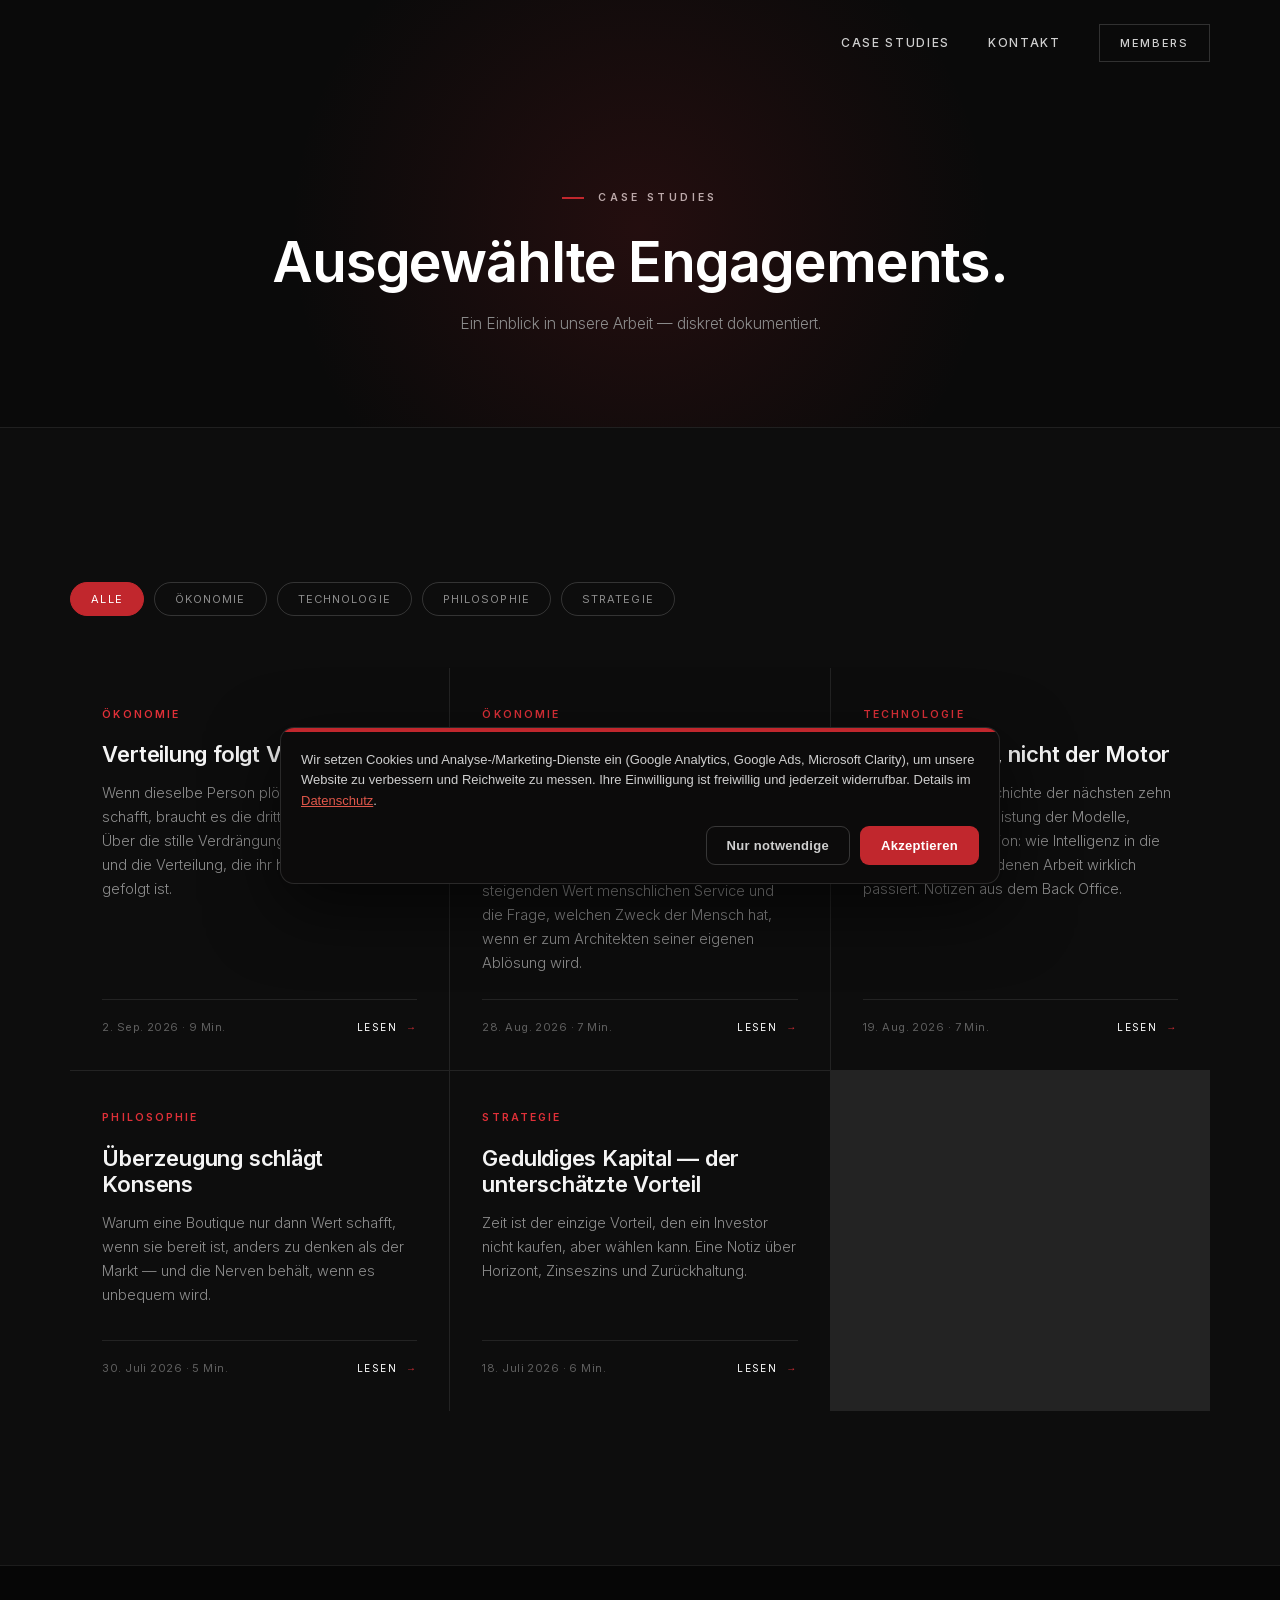
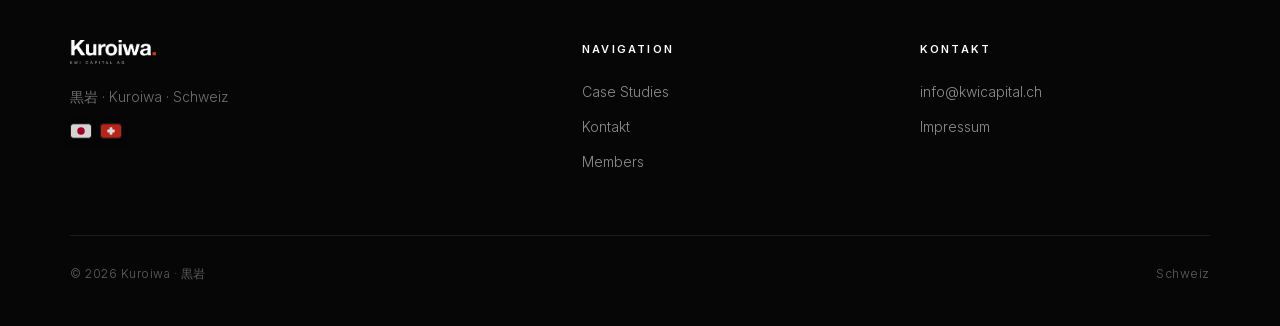
<file: studien.html>
<!DOCTYPE html>
<html lang="de">
<head>
<!-- KWI-ANALYTICS: Google Consent Mode v2 (Default = verweigert bis Einwilligung) -->
<script>
window.dataLayer=window.dataLayer||[];function gtag(){dataLayer.push(arguments);}
gtag('consent','default',{ad_storage:'denied',ad_user_data:'denied',ad_personalization:'denied',analytics_storage:'denied',functionality_storage:'granted',security_storage:'granted',wait_for_update:500,region:['CH','GB','AT','BE','BG','HR','CY','CZ','DK','EE','FI','FR','DE','GR','HU','IE','IT','LV','LT','LU','MT','NL','PL','PT','RO','SK','SI','ES','SE','IS','LI','NO']});
gtag('consent','default',{ad_storage:'granted',ad_user_data:'granted',ad_personalization:'granted',analytics_storage:'granted',functionality_storage:'granted',security_storage:'granted'});
gtag('set','ads_data_redaction',true);gtag('set','url_passthrough',true);
</script>
<meta charset="utf-8">
<meta name="viewport" content="width=device-width,initial-scale=1">
<title>Studien — Kuroiwa · KWI Capital AG</title>
<meta name="description" content="Studien und Perspektiven von Kuroiwa · KWI Capital AG — Schweizerische Investment-Gesellschaft.">
<link rel="canonical" href="https://kwicapital.ch/studien.html">
<meta name="theme-color" content="#0a0a0a">
<meta property="og:type" content="website">
<meta property="og:title" content="Studien — Kuroiwa · KWI Capital AG">
<meta property="og:description" content="Thesen und Analysen zu Kapital, Beteiligungen und Märkten — kuratiert von Kuroiwa.">
<meta property="og:url" content="https://kwicapital.ch/studien.html">
<meta property="og:image" content="https://kwicapital.ch/assets/brand/og.png">
<meta name="twitter:card" content="summary_large_image">
<link rel="stylesheet" href="assets/css/style.css">
<link rel="icon" href="/favicon.ico" sizes="any">
<link rel="icon" type="image/png" sizes="48x48" href="/assets/brand/favicon-48.png">
<link rel="icon" type="image/png" sizes="96x96" href="/assets/brand/favicon-96.png">
<link rel="icon" type="image/png" sizes="192x192" href="/assets/brand/favicon-192.png">
<link rel="apple-touch-icon" href="/assets/brand/apple-touch-icon.png">
<style>
  .subhero{background:var(--black);color:#fff;padding:180px var(--pad) 90px;position:relative;overflow:hidden;text-align:center;border-bottom:1px solid var(--line)}
  .subhero::before{content:"";position:absolute;top:-40%;left:50%;transform:translateX(-50%);width:800px;height:800px;border-radius:50%;background:radial-gradient(circle,rgba(193,39,45,.14),transparent 62%);pointer-events:none}
  .subhero .eyebrow{justify-content:center;margin-bottom:26px}
  .subhero h1{font-weight:600;font-size:clamp(30px,4.4vw,56px);line-height:1.05;letter-spacing:-.02em;position:relative;z-index:2}
  .subhero p{color:var(--grey);max-width:56ch;margin:20px auto 0;position:relative;z-index:2;font-weight:300;font-size:15.5px}
</style>
<script src="https://js-de.sentry-cdn.com/5f4f6df38e203f23745c1d798cc544e8.min.js" crossorigin="anonymous"></script>
</head>
<body>

<nav class="nav">
  <a href="/"><img class="logo" src="assets/brand/kuroiwa-white.png" alt="Kuroiwa — KWI Capital AG"></a>
  <div class="nav-links">
    <a href="studien.html">Case Studies</a>
    <a href="/#kontakt">Kontakt</a>
    <a href="admin.html" class="nav-cta">Members</a>
  </div>
  <div class="burger"><span></span><span></span><span></span></div>
</nav>

<header class="subhero">
  <span class="eyebrow">Case Studies</span>
  <h1>Ausgewählte Engagements.</h1>
  <p>Ein Einblick in unsere Arbeit — diskret dokumentiert.</p>
</header>

<section class="studies">
  <div class="wrap">
    <div class="studies-top"><div class="filters" id="filters"></div></div>
    <div class="study-grid" id="studyGrid"></div>
  </div>
</section>

<footer class="footer">
  <div class="wrap">
    <div class="top">
      <div>
        <img class="logo" src="assets/brand/kuroiwa-white.png" alt="Kuroiwa">
        <p class="desc">黒岩 · Kuroiwa · Schweiz</p>
        <div class="flags" style="margin-top:14px" title="Japan × Schweiz">
          <span class="fl"><svg width="20" height="14" viewBox="0 0 30 20"><rect width="30" height="20" rx="3" fill="#FAF9F6"/><circle cx="15" cy="10" r="5.6" fill="#BC002D"/></svg></span>
          <span class="fl"><svg width="20" height="14" viewBox="0 0 30 20"><rect width="30" height="20" rx="3" fill="#D52B1E"/><rect x="12.9" y="4.5" width="4.2" height="11" rx="1" fill="#fff"/><rect x="9.5" y="7.9" width="11" height="4.2" rx="1" fill="#fff"/></svg></span>
        </div>
      </div>
      <div>
        <h5>Navigation</h5>
        <a href="studien.html">Case Studies</a>
        <a href="/#kontakt">Kontakt</a>
        <a href="admin.html">Members</a>
      </div>
      <div>
        <h5>Kontakt</h5>
        <a href="mailto:info@kwicapital.ch">info@kwicapital.ch</a>
        <a href="impressum.html">Impressum</a>
      </div>
    </div>
    <div class="bottom"><span>© 2026 Kuroiwa · 黒岩</span><span>Schweiz</span></div>
  </div>
</footer>

<script src="assets/js/site.js"></script>
<script>renderStudies('#studyGrid', '#filters');</script>
<!-- KWI-ANALYTICS -->
<noscript><iframe src="https://www.googletagmanager.com/ns.html?id=GTM-KFHC6SKX" height="0" width="0" style="display:none;visibility:hidden" title="gtm"></iframe></noscript>
<script src="/assets/js/kwi-analytics.js" defer></script>
</body>
</html>
</file>
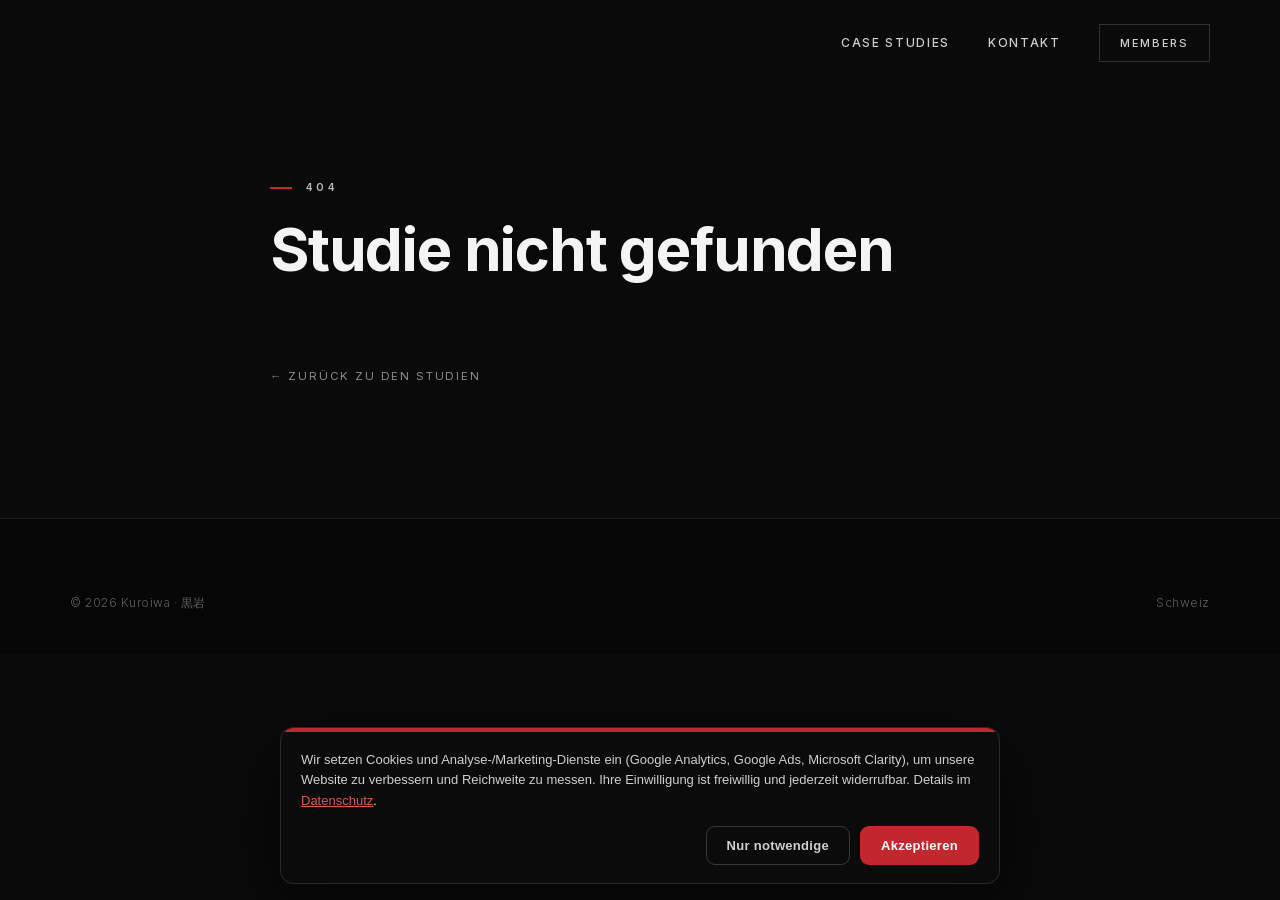
<file: study.html>
<!DOCTYPE html>
<html lang="de">
<head>
<!-- KWI-ANALYTICS: Google Consent Mode v2 (Default = verweigert bis Einwilligung) -->
<script>
window.dataLayer=window.dataLayer||[];function gtag(){dataLayer.push(arguments);}
gtag('consent','default',{ad_storage:'denied',ad_user_data:'denied',ad_personalization:'denied',analytics_storage:'denied',functionality_storage:'granted',security_storage:'granted',wait_for_update:500,region:['CH','GB','AT','BE','BG','HR','CY','CZ','DK','EE','FI','FR','DE','GR','HU','IE','IT','LV','LT','LU','MT','NL','PL','PT','RO','SK','SI','ES','SE','IS','LI','NO']});
gtag('consent','default',{ad_storage:'granted',ad_user_data:'granted',ad_personalization:'granted',analytics_storage:'granted',functionality_storage:'granted',security_storage:'granted'});
gtag('set','ads_data_redaction',true);gtag('set','url_passthrough',true);
</script>
<meta charset="utf-8">
<meta name="viewport" content="width=device-width,initial-scale=1">
<title>Studie — Kuroiwa · KWI Capital AG</title>
<meta name="theme-color" content="#0a0a0a">
<meta name="twitter:card" content="summary_large_image">
<meta property="og:type" content="article">
<meta property="og:image" content="https://www.kwicapital.ch/assets/brand/og.png">
<link rel="stylesheet" href="assets/css/style.css">
<link rel="icon" href="/favicon.ico" sizes="any">
<link rel="icon" type="image/png" sizes="48x48" href="/assets/brand/favicon-48.png">
<link rel="icon" type="image/png" sizes="96x96" href="/assets/brand/favicon-96.png">
<link rel="icon" type="image/png" sizes="192x192" href="/assets/brand/favicon-192.png">
<link rel="apple-touch-icon" href="/assets/brand/apple-touch-icon.png">
<script src="https://js-de.sentry-cdn.com/5f4f6df38e203f23745c1d798cc544e8.min.js" crossorigin="anonymous"></script>
</head>
<body>

<nav class="nav solid">
  <a href="/"><img class="logo" src="assets/brand/kuroiwa-white.png" alt="Kuroiwa — KWI Capital AG"></a>
  <div class="nav-links">
    <a href="studien.html">Case Studies</a>
    <a href="/#kontakt">Kontakt</a>
    <a href="admin.html" class="nav-cta">Members</a>
  </div>
  <div class="burger"><span></span><span></span><span></span></div>
</nav>

<main class="wrap"><article class="article" id="article"></article></main>

<footer class="footer" style="margin-top:130px">
  <div class="wrap">
    <div class="bottom" style="border:0;padding-top:0">
      <span>© 2026 Kuroiwa · 黒岩</span><span>Schweiz</span>
    </div>
  </div>
</footer>

<script src="assets/js/site.js"></script>
<script>renderStudy();</script>
<!-- KWI-ANALYTICS -->
<noscript><iframe src="https://www.googletagmanager.com/ns.html?id=GTM-KFHC6SKX" height="0" width="0" style="display:none;visibility:hidden" title="gtm"></iframe></noscript>
<script src="/assets/js/kwi-analytics.js" defer></script>
</body>
</html>
</file>
<file: assets/css/style.css>
/* ============================================================
   KUROIWA · KWI CAPITAL AG
   Sleek · Black & Red · Boutique / Blackstone-grade
   ============================================================ */
@import url('../fonts/fonts.css');

:root{
  --black:#0a0a0a;
  --black-2:#0d0d0d;
  --black-3:#131313;
  --white:#f4f4f4;
  --red:#c1272d;
  --red-h:#e03038;
  --grey:#8c8c8c;
  --grey-2:#5f5f5f;
  --line:rgba(255,255,255,.09);
  --line-2:rgba(255,255,255,.16);
  --maxw:1340px;
  --pad:clamp(22px,5.5vw,88px);
  --ease:cubic-bezier(.22,1,.36,1);
}

*{box-sizing:border-box;margin:0;padding:0}
html{scroll-behavior:smooth;-webkit-text-size-adjust:100%}
body{
  font-family:'Inter',-apple-system,'Helvetica Neue',Arial,sans-serif;
  background:var(--black); color:var(--white);
  font-size:16px; line-height:1.65; font-weight:400;
  -webkit-font-smoothing:antialiased; overflow-x:hidden;
}
img{max-width:100%;display:block}
a{color:inherit;text-decoration:none}
::selection{background:var(--red);color:#fff}

.wrap{max-width:var(--maxw);margin:0 auto;padding-inline:var(--pad)}

/* label */
.eyebrow{display:inline-flex;align-items:center;gap:14px;font-size:10.5px;letter-spacing:.32em;
  text-transform:uppercase;font-weight:600;color:#bcbcbc}
.eyebrow::before{content:"";width:22px;height:2px;background:var(--red)}
.eyebrow.center{justify-content:center}

/* logo image */
.logo{height:26px;width:auto;display:block}

/* ============================================================
   PRELOADER
   ============================================================ */
#pre{position:fixed;inset:0;z-index:9999;background:#000;display:flex;align-items:center;justify-content:center;
  transition:opacity .9s var(--ease),visibility .9s;
  animation:preFail 0s 4s forwards} /* Fallback: verschwindet auch ohne JS */
#pre.done{opacity:0;visibility:hidden}
@keyframes preFail{to{opacity:0;visibility:hidden}}
#pre img{width:min(320px,54vw);opacity:0;animation:pin 1.3s var(--ease) forwards}
@keyframes pin{0%{opacity:0;transform:translateY(8px)}100%{opacity:1;transform:none}}

/* ============================================================
   NAV
   ============================================================ */
.nav{position:fixed;top:0;left:0;right:0;z-index:100;display:flex;align-items:center;justify-content:space-between;
  padding:24px var(--pad);transition:background .5s var(--ease),padding .5s var(--ease),border-color .5s;
  border-bottom:1px solid transparent}
.nav.solid{background:rgba(8,8,8,.78);backdrop-filter:blur(20px) saturate(1.3);padding-block:15px;border-bottom-color:var(--line)}
.nav .logo{height:22px}
.nav-links{display:flex;gap:38px;align-items:center;font-size:12px;font-weight:500;letter-spacing:.14em;text-transform:uppercase}
.nav-links a{position:relative;color:#cfcfcf;transition:color .35s}
.nav-links a:hover{color:#fff}
.nav-links a:not(.nav-cta)::after{content:"";position:absolute;left:0;bottom:-7px;height:2px;width:0;background:var(--red);transition:width .4s var(--ease)}
.nav-links a:not(.nav-cta):hover::after{width:100%}
.nav-cta{border:1px solid var(--line-2);padding:9px 20px;font-size:11px;transition:.35s;color:#fff}
.nav-cta:hover{background:var(--red);border-color:var(--red)}
.burger{display:none;flex-direction:column;gap:6px;cursor:pointer;z-index:110}
.burger span{width:26px;height:2px;background:#fff;display:block;transition:.35s}

/* ============================================================
   HERO
   ============================================================ */
.hero{position:relative;min-height:100vh;display:flex;align-items:flex-end;justify-content:center;text-align:center;
  background:#070707;overflow:hidden}
.hero .herobg{position:absolute;inset:0;width:100%;height:100%;object-fit:cover;object-position:center 42%;
  z-index:0;transform:scale(1.02);animation:kenburns 36s ease-out forwards;will-change:transform}
@keyframes kenburns{to{transform:scale(1.09)}}
.hero .veil{position:absolute;inset:0;z-index:1;pointer-events:none;
  background:
    radial-gradient(75% 60% at 50% 72%, rgba(0,0,0,.42) 0%, rgba(0,0,0,0) 66%),
    linear-gradient(180deg, rgba(7,7,7,.74) 0%, rgba(7,7,7,.24) 26%, rgba(7,7,7,.30) 52%, rgba(7,7,7,.62) 78%, rgba(7,7,7,.92) 100%)}
.hero::before{content:"";position:absolute;top:-26%;left:50%;transform:translateX(-50%);z-index:2;
  width:900px;height:900px;border-radius:50%;pointer-events:none;
  background:radial-gradient(circle,rgba(193,39,45,.18) 0%,rgba(193,39,45,0) 62%)}
.hero-inner{position:relative;z-index:3;padding:0 0 16vh}
.hero .eyebrow{margin-bottom:26px;font-size:10px;letter-spacing:.4em;color:#d8d8d8;opacity:.9}
.hero h1{font-weight:500;font-size:clamp(30px,4.4vw,60px);letter-spacing:-.015em;line-height:1.14;
  margin:0 auto;max-width:20ch;color:#fff;text-shadow:0 2px 44px rgba(0,0,0,.55)}
.hero .hero-sub{margin-top:26px;font-size:clamp(14px,1.35vw,17px);color:#c4c4c4;font-weight:300;
  letter-spacing:.02em;max-width:46ch;margin-left:auto;margin-right:auto}
.hero .hero-sub b{color:#fff;font-weight:500}
.hero .lede{font-size:clamp(15px,1.4vw,18px);max-width:46ch;margin:0 auto;color:#a8a8a8;font-weight:300;line-height:1.7}
.hero .acts{display:flex;gap:36px;justify-content:center;align-items:center;margin-top:48px;flex-wrap:wrap}

.link-lux{display:inline-flex;align-items:center;gap:12px;font-size:11.5px;letter-spacing:.16em;text-transform:uppercase;
  color:#fff;padding-bottom:8px;border-bottom:1px solid var(--line-2);transition:.4s var(--ease)}
.link-lux .arw{transition:transform .4s var(--ease);color:var(--red-h)}
.link-lux:hover{border-bottom-color:var(--red)}
.link-lux:hover .arw{transform:translateX(6px)}

.scrollcue{position:absolute;left:50%;transform:translateX(-50%);bottom:32px;z-index:4;display:flex;flex-direction:column;
  align-items:center;gap:12px;color:var(--grey-2);font-size:9.5px;letter-spacing:.34em;text-transform:uppercase}
.scrollcue .ln{width:1px;height:50px;background:rgba(255,255,255,.18);position:relative;overflow:hidden}
.scrollcue .ln::after{content:"";position:absolute;top:-50px;left:0;width:1px;height:50px;background:var(--red);animation:drop 2.6s var(--ease) infinite}
@keyframes drop{0%{top:-50px}70%,100%{top:50px}}

/* ============================================================
   SLIDES — Intro-Logo (Slide 1) + Text-Slide (Slide 2)
   ============================================================ */
html{scroll-snap-type:y proximity}
/* Nav-Logo erst nach dem Scrollen einblenden (Intro = grosses Logo) */
.nav .logo{opacity:0;transition:opacity .5s var(--ease)}
.nav.solid .logo{opacity:1}

.hero-intro{position:relative;min-height:100vh;background:#000;display:flex;flex-direction:column;
  align-items:center;justify-content:center;scroll-snap-align:start}
.hero-intro .k-logo{width:min(500px,64vw);opacity:0;animation:logoIn 1.7s var(--ease) .25s forwards}
@keyframes logoIn{0%{opacity:0;transform:translateY(10px);filter:blur(5px)}100%{opacity:1;transform:none;filter:none}}

.slide-text{position:relative;min-height:100vh;display:flex;align-items:center;justify-content:center;
  text-align:center;background:#070707;overflow:hidden;scroll-snap-align:start}
.slide-text .bg{position:absolute;inset:0;width:100%;height:100%;object-fit:cover;object-position:center 42%;
  z-index:0;transform:scale(1.03);animation:kenburns 34s ease-out forwards}
.slide-text .veil{position:absolute;inset:0;z-index:1;pointer-events:none;
  background:linear-gradient(180deg,rgba(7,7,7,.84) 0%,rgba(7,7,7,.46) 42%,rgba(7,7,7,.88) 100%),
             radial-gradient(62% 52% at 50% 52%,rgba(0,0,0,.42),transparent 72%)}
.slide-inner{position:relative;z-index:2;max-width:940px;padding-inline:var(--pad)}
.slide-text .eyebrow{margin-bottom:28px}
.slide-text h2{font-weight:500;font-size:clamp(34px,5.5vw,74px);line-height:1.06;letter-spacing:-.02em;color:#fff;
  text-shadow:0 2px 44px rgba(0,0,0,.5)}
.slide-text p{margin:30px auto 0;font-size:clamp(16px,1.7vw,21px);line-height:1.6;color:#cfcfcf;font-weight:300;max-width:42ch}
.slide-text p em{font-style:normal;color:var(--red-h);font-weight:400}

/* Flaggen-Emblem (Japan × Schweiz) */
.flags{display:inline-flex;align-items:center;gap:8px;opacity:.85}
.flags .fl{display:inline-flex;line-height:0;border-radius:3px;overflow:hidden;box-shadow:0 2px 6px rgba(0,0,0,.4);border:1px solid rgba(255,255,255,.1)}
.flags .fl svg{display:block}
.flags .x{color:var(--grey-2);font-size:12px;letter-spacing:.1em}
.flags-c{justify-content:center;margin-top:36px}
.flags-lbl{margin-top:12px;font-size:10px;letter-spacing:.32em;text-transform:uppercase;color:var(--grey-2)}

/* ============================================================
   SECTION PRIMITIVES
   ============================================================ */
section{padding-block:clamp(90px,12vw,170px)}
.sec-head{margin-bottom:66px;max-width:960px}
.sec-head .eyebrow{margin-bottom:26px}
.sec-head h2{font-weight:700;font-size:clamp(32px,5vw,66px);line-height:1.04;letter-spacing:-.02em}
.sec-head p{color:var(--grey);font-size:17px;max-width:56ch;margin-top:22px;font-weight:300;line-height:1.75}

/* ---------- STATEMENT ---------- */
.statement{background:var(--black-2);border-top:1px solid var(--line);border-bottom:1px solid var(--line)}
.statement .wrap{max-width:1140px}
.statement p{font-weight:600;font-size:clamp(26px,4vw,52px);line-height:1.24;letter-spacing:-.02em}
.statement p em{font-style:normal;color:var(--red-h)}
.statement .sig{margin-top:44px;font-size:12px;letter-spacing:.2em;text-transform:uppercase;color:var(--grey)}

/* ---------- APPROACH ---------- */
.approach{background:var(--black)}
.pillars{border-top:1px solid var(--line)}
.pillar{display:grid;grid-template-columns:100px 1fr auto;gap:44px;align-items:start;
  padding:46px 0;border-bottom:1px solid var(--line);transition:padding .5s var(--ease),background .5s}
.pillar:hover{padding-inline:20px;background:var(--black-2)}
.pillar .no{font-size:14px;font-weight:700;color:var(--red);letter-spacing:.1em;padding-top:8px}
.pillar h3{font-weight:600;font-size:clamp(22px,2.6vw,32px);letter-spacing:-.01em;margin-bottom:12px}
.pillar p{color:var(--grey);font-size:15.5px;max-width:56ch;font-weight:300;line-height:1.7}
.pillar .tag{font-size:10.5px;letter-spacing:.2em;text-transform:uppercase;color:var(--grey-2);white-space:nowrap;padding-top:10px}

/* ---------- KUROIWA ---------- */
.kuro{background:var(--black-2);position:relative;overflow:hidden}
.kuro .kanji{position:absolute;right:-1vw;top:50%;transform:translateY(-50%);font-size:min(40vw,480px);
  color:#fff;opacity:.035;line-height:.8;pointer-events:none;font-weight:700}
.kuro .wrap{position:relative;z-index:2;max-width:820px}
.kuro h2{font-weight:700;font-size:clamp(30px,4.4vw,60px);line-height:1.08;letter-spacing:-.02em;margin:22px 0 28px}
.kuro h2 b{color:var(--red-h);font-weight:700}
.kuro p{color:var(--grey);font-size:17px;font-weight:300;line-height:1.85;max-width:60ch}
.kuro p+p{margin-top:20px}

/* ---------- FIGURES ---------- */
.figures{background:var(--black);border-top:1px solid var(--line);border-bottom:1px solid var(--line)}
.fig-grid{display:grid;grid-template-columns:repeat(4,1fr)}
.fig{border-left:1px solid var(--line);padding:6px 0 6px 28px}
.fig:first-child{border-left:0;padding-left:0}
.fig .n{font-size:clamp(34px,4.4vw,58px);font-weight:700;letter-spacing:-.02em;line-height:1}
.fig .n .u{color:var(--red)}
.fig .l{margin-top:14px;color:var(--grey);font-size:13px;max-width:22ch;font-weight:300;letter-spacing:.02em}

/* ============================================================
   STUDIEN
   ============================================================ */
.studies{background:var(--black-2)}
.cases-head{text-align:center;max-width:760px;margin:0 auto 56px}
.cases-head .eyebrow{margin-bottom:22px}
.cases-head h2{font-weight:600;font-size:clamp(27px,3.6vw,48px);line-height:1.06;letter-spacing:-.02em}
.cases-head p{color:var(--grey);font-size:15.5px;font-weight:300;margin-top:16px}
.cases-more{text-align:center;margin-top:52px}
.studies-top{display:flex;justify-content:space-between;align-items:flex-end;gap:30px;flex-wrap:wrap;margin-bottom:52px}
.filters{display:flex;gap:10px;flex-wrap:wrap}
.chip{border:1px solid var(--line-2);background:transparent;color:var(--grey);padding:9px 20px;border-radius:100px;
  font-size:11px;letter-spacing:.1em;text-transform:uppercase;cursor:pointer;transition:.3s;font-family:inherit}
.chip:hover{border-color:#fff;color:#fff}
.chip.active{background:var(--red);color:#fff;border-color:var(--red)}
.study-grid{display:grid;grid-template-columns:repeat(3,1fr);gap:1px;background:var(--line)}
.scard{background:var(--black-2);padding:38px 32px 34px;display:flex;flex-direction:column;min-height:340px;transition:.5s var(--ease);position:relative}
.scard::before{content:"";position:absolute;left:0;top:0;height:2px;width:0;background:var(--red);transition:width .5s var(--ease)}
.scard:hover{background:var(--black-3)}
.scard:hover::before{width:100%}
.scard .cat{font-size:10.5px;letter-spacing:.2em;text-transform:uppercase;color:var(--red-h);font-weight:600}
.scard .st-title{font-weight:600;font-size:22px;line-height:1.2;margin:18px 0 14px;letter-spacing:-.01em}
.scard .sum{color:var(--grey);font-size:14.5px;line-height:1.65;flex:1;font-weight:300}
.scard .meta{display:flex;justify-content:space-between;align-items:center;margin-top:24px;padding-top:18px;border-top:1px solid var(--line);font-size:11px;color:var(--grey-2);letter-spacing:.04em}
.scard .meta .read{display:inline-flex;gap:9px;align-items:center;color:#fff;text-transform:uppercase;letter-spacing:.14em;font-size:10px}
.scard .arw{color:var(--red-h);transition:transform .4s var(--ease)}
.scard:hover .arw{transform:translateX(5px)}
.empty{grid-column:1/-1;padding:80px 20px;text-align:center;color:var(--grey);border:1px dashed var(--line-2);font-weight:300}
.empty a{color:var(--red-h)}

/* ============================================================
   STUDY DETAIL
   ============================================================ */
.article{max-width:740px;margin:0 auto;padding-top:170px}
.article .cat{color:var(--red-h)}
.article h1{font-weight:700;font-size:clamp(34px,5vw,60px);line-height:1.08;letter-spacing:-.02em;margin:20px 0 24px}
.article .amETA{display:flex;gap:26px;flex-wrap:wrap;color:var(--grey);font-size:12px;letter-spacing:.08em;
  border-bottom:1px solid var(--line);padding-bottom:26px;margin-bottom:42px;text-transform:uppercase}
.article .cover{width:100%;aspect-ratio:16/8;object-fit:cover;margin:0 0 44px;background:var(--black-3)}
.article .body{font-size:18px;line-height:1.8;color:#d6d6d6;font-weight:300}
.article .body h2{font-weight:700;font-size:28px;margin:46px 0 16px;letter-spacing:-.01em;color:#fff}
.article .body h3{font-size:19px;font-weight:600;margin:32px 0 10px;color:#fff}
.article .body p{margin-bottom:22px}
.article .body b{color:#fff;font-weight:600}
.article .body ul,.article .body ol{margin:0 0 22px 24px}
.article .body li{margin-bottom:10px}
.article .body blockquote{border-left:2px solid var(--red);padding:6px 0 6px 24px;margin:30px 0;font-size:23px;color:#fff;font-weight:400}
.article .body a{color:var(--red-h);text-decoration:underline;text-underline-offset:4px}
.article .backlink{display:inline-flex;gap:10px;align-items:center;margin-top:62px;color:var(--grey);font-size:11.5px;letter-spacing:.16em;text-transform:uppercase}
.article .backlink:hover{color:var(--red-h)}

/* ============================================================
   CTA (skyline)
   ============================================================ */
.cta{position:relative;overflow:hidden;text-align:center;background:#070707;border-top:1px solid var(--line);padding-block:clamp(64px,8vw,110px)}
.cta .bg{position:absolute;inset:0;width:100%;height:100%;object-fit:cover;object-position:center;opacity:.5;z-index:0;
  transform:scale(1.03);animation:kenburns 30s ease-out forwards}
.cta::after{content:"";position:absolute;inset:0;z-index:1;pointer-events:none;
  background:
    linear-gradient(180deg,rgba(7,7,7,.9) 0%,rgba(7,7,7,.72) 50%,rgba(7,7,7,.93) 100%),
    radial-gradient(70% 60% at 50% 45%,rgba(193,39,45,.13),transparent 70%)}
.cta .wrap{position:relative;z-index:2}
.cta .mail{display:inline-block;margin-top:6px}
.cta h2{font-weight:600;font-size:clamp(20px,2.3vw,30px);line-height:1.12;letter-spacing:-.01em;max-width:22ch;margin:16px auto 14px}
.cta p{color:#a6a6a6;max-width:40ch;margin:0 auto 26px;font-weight:300;font-size:14px}
.cta .mail{font-size:clamp(15px,1.5vw,19px);font-weight:600;color:#fff;border-bottom:1px solid var(--line-2);padding-bottom:6px;transition:.4s}
.cta .mail:hover{border-bottom-color:var(--red);color:var(--red-h)}

/* ============================================================
   FOOTER
   ============================================================ */
.footer{background:#060606;color:var(--grey);padding-block:74px 42px;font-size:14px;font-weight:300;border-top:1px solid var(--line)}
.footer .top{display:grid;grid-template-columns:1.6fr 1fr 1fr;gap:48px;border-bottom:1px solid var(--line);padding-bottom:50px}
.footer .logo{height:24px;margin-bottom:20px}
.footer h5{color:#fff;font-size:11px;letter-spacing:.2em;text-transform:uppercase;margin-bottom:22px;font-weight:600}
.footer a{color:var(--grey);display:block;margin-bottom:12px}
.footer a:hover{color:#fff}
.footer .desc{max-width:38ch;color:#6f6f6f;line-height:1.8}
.footer .bottom{display:flex;justify-content:space-between;align-items:center;gap:20px;padding-top:28px;flex-wrap:wrap;color:var(--grey-2);font-size:12px;letter-spacing:.04em}

/* ============================================================
   REVEAL
   ============================================================ */
.rv{opacity:0;transform:translateY(26px);transition:opacity 1s var(--ease),transform 1s var(--ease)}
.rv.in{opacity:1;transform:none}

/* ============================================================
   REDUCED MOTION
   ============================================================ */
@media(prefers-reduced-motion:reduce){
  *{animation-duration:.001ms!important;animation-iteration-count:1!important;transition-duration:.001ms!important;scroll-behavior:auto!important}
  .rv{opacity:1!important;transform:none!important}
  #pre{display:none!important}
}

/* ============================================================
   FUEHRUNG
   ============================================================ */
.fuehrung{background:var(--black);border-top:1px solid var(--line)}
.lead-grid{display:grid;grid-template-columns:300px 1fr;gap:clamp(36px,5vw,70px);align-items:center;max-width:960px;margin:58px auto 0}
.lead-portrait{position:relative;width:100%;aspect-ratio:9/10;overflow:hidden;border:1px solid var(--line-2);background:#d6d4d0}
.bild-marke{position:absolute;top:18px;right:18px;z-index:2;display:flex;align-items:center;gap:11px}
.bild-marke img{width:76px;height:auto;display:block;opacity:.52}
.bild-marke .strich{width:1px;height:17px;background:rgba(11,11,12,.3)}
.bild-marke .kanji{font-family:'Hiragino Mincho ProN','Yu Mincho',Georgia,serif;font-size:12.5px;letter-spacing:.16em;color:rgba(11,11,12,.55);line-height:1}
.lead-portrait > picture,.lead-portrait > picture img{position:absolute;inset:0;width:100%;height:100%;display:block;object-fit:cover}
.lead-grid h3{font-size:clamp(22px,2.4vw,27px);font-weight:500;letter-spacing:-.01em;color:var(--white)}
.lead-grid .role{margin-top:8px;font-size:11px;letter-spacing:.24em;text-transform:uppercase;color:var(--red-h);font-weight:600}
.lead-grid .bio{margin-top:20px;font-size:15.5px;font-weight:300;color:var(--grey);max-width:54ch;line-height:1.75}
.lead-links{margin-top:26px;display:flex;gap:26px;flex-wrap:wrap;font-size:11px;letter-spacing:.18em;text-transform:uppercase}
.lead-links a{color:var(--grey);border-bottom:1px solid var(--line);padding-bottom:6px;transition:.35s var(--ease)}
.lead-links a:hover{color:#fff;border-bottom-color:#fff}
@media(max-width:720px){
  .lead-grid{grid-template-columns:1fr;gap:32px;justify-items:start}
  .lead-portrait{max-width:280px}
}

/* ============================================================
   RESPONSIVE
   ============================================================ */
@media(max-width:900px){
  .nav-links{position:fixed;inset:0;background:var(--black);flex-direction:column;justify-content:center;gap:34px;font-size:15px;transform:translateX(100%);transition:transform .55s var(--ease)}
  .nav-links.open{transform:none}
  .burger{display:flex}
  .pillar{grid-template-columns:44px 1fr;gap:20px}
  .pillar .tag{display:none}
  .fig-grid{grid-template-columns:1fr 1fr;gap:44px 24px}
  .fig{border-left:0;padding-left:0}
  .study-grid{grid-template-columns:1fr}
  .footer .top{grid-template-columns:1fr;gap:34px}
}
</file>
